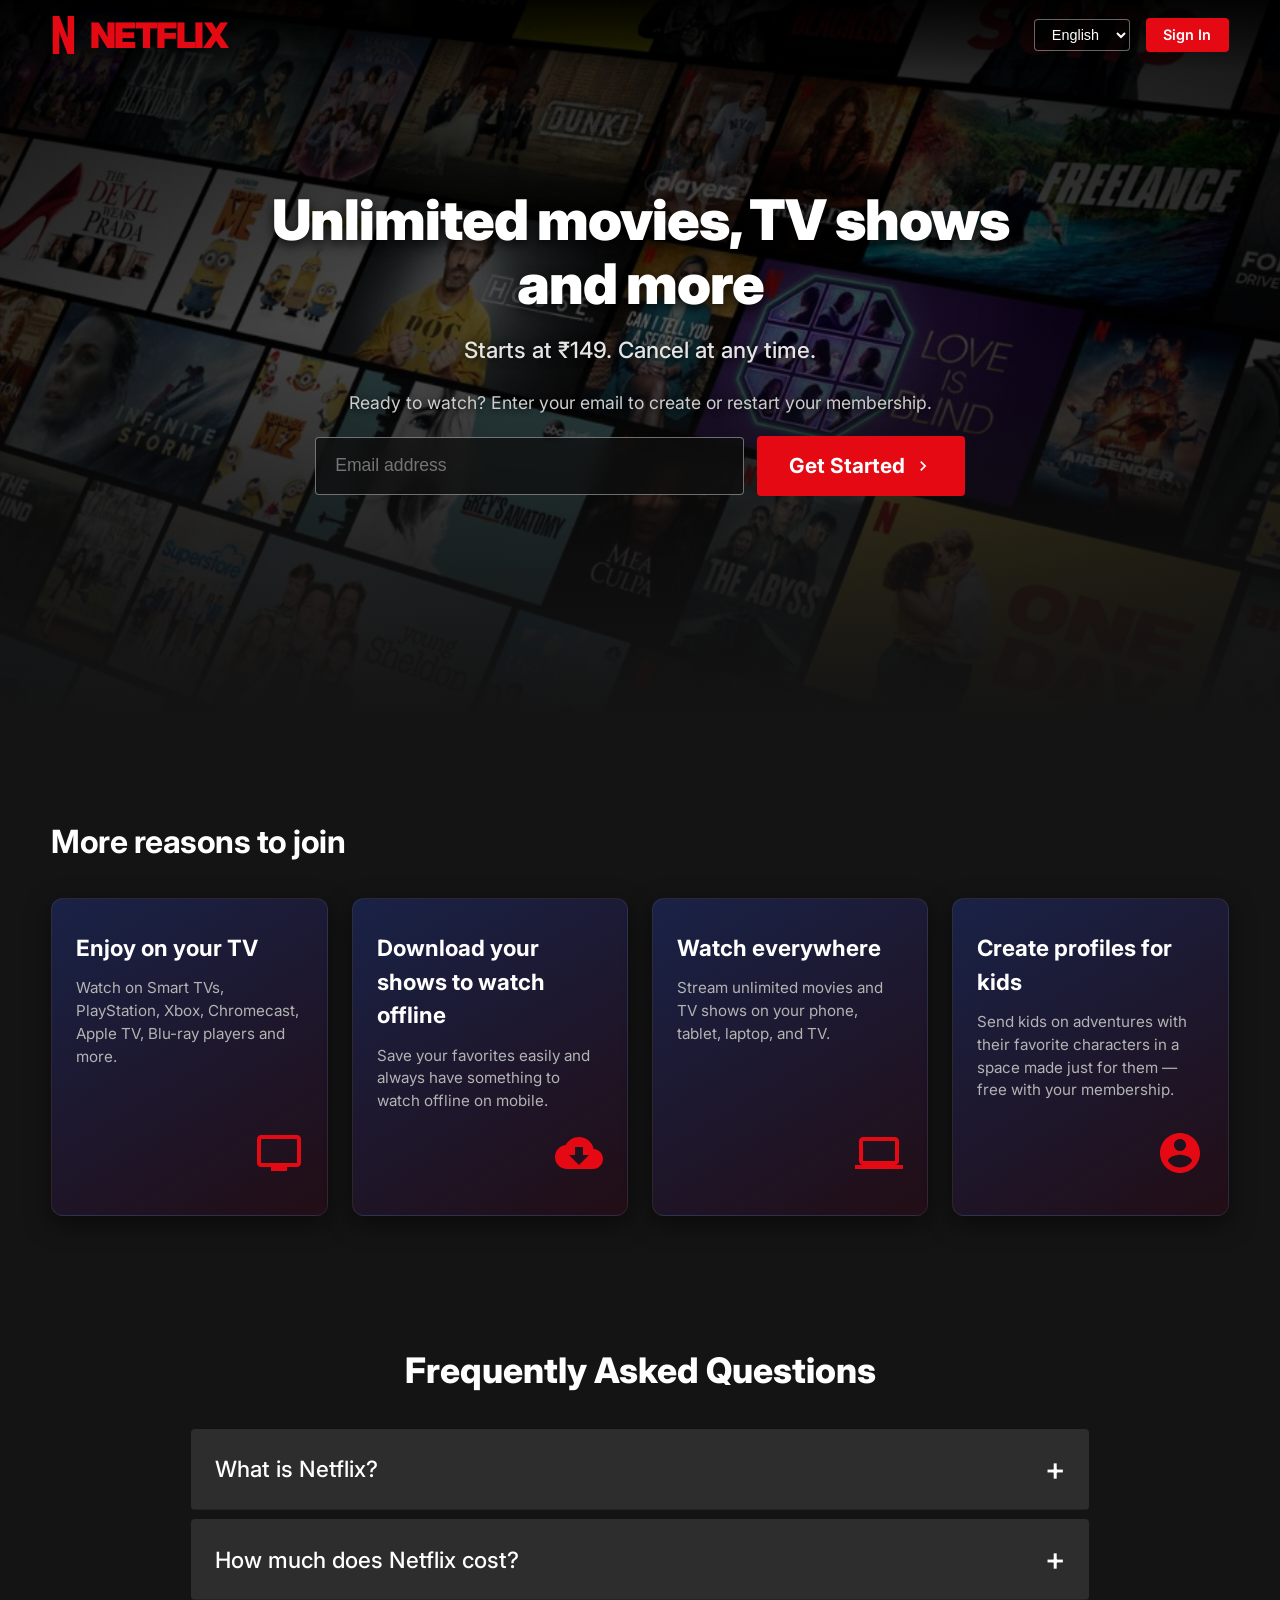
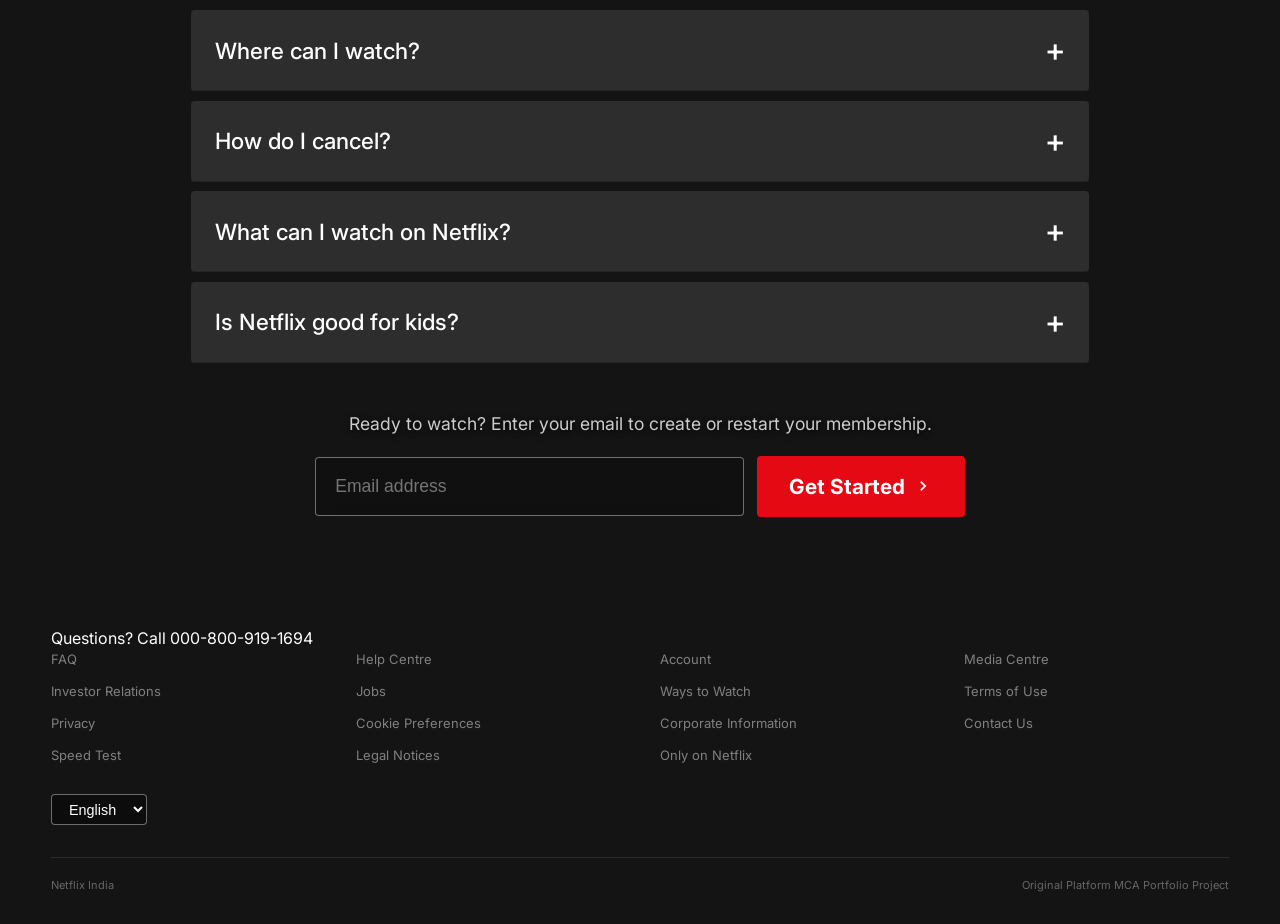
<file: index.html>
<!DOCTYPE html>
<html lang="en">
<head>
  <meta charset="UTF-8">
  <meta name="viewport" content="width=device-width, initial-scale=1.0">
  <meta name="description" content="Netflix India - Watch TV Shows Online, Watch Movies Online. Unlimited movies, TV shows and more.">
  <title>Netflix India – Watch TV Shows Online, Watch Movies Online</title>

  <!-- Google Fonts -->
  <link rel="preconnect" href="https://fonts.googleapis.com">
  <link rel="preconnect" href="https://fonts.gstatic.com" crossorigin>
  <link href="https://fonts.googleapis.com/css2?family=Inter:wght@300;400;500;600;700;800;900&display=swap" rel="stylesheet">

  <!-- CSS Stylesheets -->
  <link rel="stylesheet" href="css/style.css">
  <link rel="stylesheet" href="css/navbar.css">
  <link rel="stylesheet" href="css/hero.css">
  <link rel="stylesheet" href="css/cards.css">
  <link rel="stylesheet" href="css/modal.css">
  <link rel="stylesheet" href="css/auth.css">
  <link rel="stylesheet" href="css/responsive.css">

  <style>
    /* =========================================================
       NETFLIX LOGO
       ========================================================= */
    .netflix-landing-logo {
      display: flex;
      align-items: center;
      gap: 0.4rem;
      font-size: 2.2rem;
      font-weight: 900;
      color: #E50914;
      letter-spacing: -1.5px;
      text-transform: uppercase;
    }

    .netflix-n-symbol {
      fill: #E50914;
      width: 32px;
      height: 38px;
    }

    /* =========================================================
       LANGUAGE SELECT
       ========================================================= */
    .lang-select-btn {
      background: rgba(0, 0, 0, 0.4);
      border: 1px solid rgba(255, 255, 255, 0.4);
      color: #fff;
      padding: 0.35rem 0.8rem;
      border-radius: 4px;
      font-size: 0.9rem;
      outline: none;
    }

    .lang-select-btn option {
      background: #141414;
      color: #fff;
    }

    /* =========================================================
       FULL WIDTH LAYOUT
       Removes large empty space on left and right.
       ========================================================= */
    html,
    body {
      width: 100%;
      max-width: 100%;
      margin: 0;
      padding: 0;
      overflow-x: hidden;
    }

    main {
      width: 100%;
      max-width: none;
      margin: 0;
      padding: 0;
    }

    /* =========================================================
       FULL WIDTH MAIN CONTAINERS
       ========================================================= */
    .container,
    .reasons-section.container {
      width: 100% !important;
      max-width: none !important;
      margin-left: 0 !important;
      margin-right: 0 !important;
      box-sizing: border-box;
      padding-left: 4vw !important;
      padding-right: 4vw !important;
    }

    /* =========================================================
       TOP 10 SECTION
       ========================================================= */
    #top10-row {
      width: 100% !important;
      max-width: none !important;
      margin-left: 0 !important;
      margin-right: 0 !important;
      box-sizing: border-box;
    }

    /* =========================================================
       TOP 10 RANKING NUMBER
       Fill = Deep Red
       Outline = Kept Gray / Existing Outline
       ========================================================= */
    #top10-row .top10-number,
    #top10-row .top10-rank,
    #top10-row .rank-number,
    #top10-row .ranking-number,
    #top10-row .rank {
      color: #8B0000 !important;
      -webkit-text-fill-color: #8B0000 !important;
      -webkit-text-stroke-color: #555555 !important;
    }

    /* =========================================================
       EXTRA SAFETY FOR COMMON TEXT-BASED RANK CLASSES
       ========================================================= */
    #top10-row [class*="rank-number"],
    #top10-row [class*="top10-number"],
    #top10-row [class*="ranking-number"] {
      color: #8B0000 !important;
      -webkit-text-fill-color: #8B0000 !important;
    }

    /* =========================================================
       REASONS TO JOIN
       ========================================================= */
    .reasons-grid {
      width: 100% !important;
      max-width: none !important;
      box-sizing: border-box;
    }

    /* =========================================================
       FOOTER
       ========================================================= */
    footer {
      width: 100% !important;
      max-width: none !important;
      margin-left: 0 !important;
      margin-right: 0 !important;
      box-sizing: border-box;
    }

    .footer-content {
      width: 100% !important;
      max-width: none !important;
      margin-left: 0 !important;
      margin-right: 0 !important;
      padding-left: 4vw !important;
      padding-right: 4vw !important;
      box-sizing: border-box;
    }

    /* =========================================================
       RESPONSIVE
       ========================================================= */
    @media (max-width: 768px) {
      .container,
      .reasons-section.container,
      .footer-content {
        padding-left: 20px !important;
        padding-right: 20px !important;
      }
    }
  </style>
</head>

<body>

  <!-- =======================================================
       NETFLIX LANDING HEADER
       ======================================================= -->
  <header class="navbar" style="background: linear-gradient(180deg, rgba(0,0,0,0.8) 0%, rgba(0,0,0,0) 100%);">
    <div class="nav-left">
      <a href="index.html" class="netflix-landing-logo">
        <svg class="netflix-n-symbol" viewBox="0 0 24 32">
          <path d="M0 0h5.5l7 18.5V0h5.5v32h-5.5L5.5 13.5V32H0V0z" fill="#E50914" />
        </svg>
        NETFLIX
      </a>
    </div>

    <div class="nav-right" style="gap: 1rem;">
      <select class="lang-select-btn" aria-label="Language selector">
        <option value="en">English</option>
        <option value="hi">हिन्दी</option>
      </select>

      <a href="login.html" class="btn btn-red" style="padding: 0.4rem 1.1rem; font-size: 0.9rem;">
        Sign In
      </a>
    </div>
  </header>

  <!-- =======================================================
       MAIN CONTENT
       ======================================================= -->
  <main>

    <!-- HERO SECTION -->
    <section class="landing-hero">
      <div class="landing-hero-content">
        <h1 class="landing-title">
          Unlimited movies, TV shows and more
        </h1>

        <p class="landing-subtitle">
          Starts at ₹149. Cancel at any time.
        </p>

        <p class="landing-cta-text">
          Ready to watch? Enter your email to create or restart your membership.
        </p>

        <form class="email-form-container" onsubmit="event.preventDefault(); window.location.href='browse.html';">
          <input type="email" class="email-input" placeholder="Email address" required>
          <button type="submit" class="btn btn-get-started">
            Get Started
            <svg width="24" height="24" viewBox="0 0 24 24" fill="currentColor">
              <path d="M10 6L8.59 7.41 13.17 12l-4.58 4.59L10 18l6-6z" />
            </svg>
          </button>
        </form>
      </div>
    </section>

    <!-- TOP 10 TRENDING SECTION -->
    <section class="container" style="padding-top:2rem;">
      <div id="top10-row"></div>
    </section>

    <!-- REASONS TO JOIN -->
    <section class="reasons-section container">
      <h2 class="page-title" style="font-size: 2rem;">
        More reasons to join
      </h2>

      <div class="reasons-grid">
        <!-- CARD 1 -->
        <div class="reason-card">
          <div>
            <h3 class="reason-title">Enjoy on your TV</h3>
            <p class="reason-desc">
              Watch on Smart TVs, PlayStation, Xbox, Chromecast, Apple TV, Blu-ray players and more.
            </p>
          </div>
          <div class="reason-icon">
            <svg viewBox="0 0 24 24">
              <path d="M21 3H3c-1.1 0-2 .9-2 2v12c0 1.1.9 2 2 2h5v2h8v-2h5c1.1 0 1.99-.9 1.99-2L23 5c0-1.1-.9-2-2-2zm0 14H3V5h18v12z" />
            </svg>
          </div>
        </div>

        <!-- CARD 2 -->
        <div class="reason-card">
          <div>
            <h3 class="reason-title">Download your shows to watch offline</h3>
            <p class="reason-desc">
              Save your favorites easily and always have something to watch offline on mobile.
            </p>
          </div>
          <div class="reason-icon">
            <svg viewBox="0 0 24 24">
              <path d="M19.35 10.04C18.67 6.59 15.64 4 12 4 9.11 4 6.6 5.64 5.35 8.04 2.34 8.36 0 10.91 0 14 c0 3.31 2.69 6 6 6h13 c2.76 0 5-2.24 5-5 0-2.64-2.05-4.78-4.65-4.96z M17 13l-5 5-5-5h3V9h4v4h3z" />
            </svg>
          </div>
        </div>

        <!-- CARD 3 -->
        <div class="reason-card">
          <div>
            <h3 class="reason-title">Watch everywhere</h3>
            <p class="reason-desc">
              Stream unlimited movies and TV shows on your phone, tablet, laptop, and TV.
            </p>
          </div>
          <div class="reason-icon">
            <svg viewBox="0 0 24 24">
              <path d="M4 6h16v10H4z M20 18c1.1 0 2-.9 2-2V6 c0-1.1-.9-2-2-2H4 c-1.1 0-2 .9-2 2v10 c0 1.1.9 2 2 2H0v2h24v-2h-4z" />
            </svg>
          </div>
        </div>

        <!-- CARD 4 -->
        <div class="reason-card">
          <div>
            <h3 class="reason-title">Create profiles for kids</h3>
            <p class="reason-desc">
              Send kids on adventures with their favorite characters in a space made just for them — free with your membership.
            </p>
          </div>
          <div class="reason-icon">
            <svg viewBox="0 0 24 24">
              <path d="M12 2C6.48 2 2 6.48 2 12 s4.48 10 10 10 10-4.48 10-10 S17.52 2 12 2zm0 3c1.66 0 3 1.34 3 3s-1.34 3-3 3-3-1.34-3-3 1.34-3 3-3zm0 14.2 c-2.5 0-4.71-1.28-6-3.22 .03-1.99 4-3.08 6-3.08 1.99 0 5.97 1.09 6 3.08 -1.29 1.94-3.5 3.22-6 3.22z" />
            </svg>
          </div>
        </div>
      </div>
    </section>

    <!-- FAQ SECTION -->
    <section class="faq-section">
      <h2 class="faq-title">Frequently Asked Questions</h2>

      <div class="faq-list">
        <!-- FAQ 1 -->
        <div class="faq-item">
          <button class="faq-question">
            <span>What is Netflix?</span>
            <span class="faq-toggle-icon">+</span>
          </button>
          <div class="faq-answer">
            Netflix is a streaming service that offers a wide variety of award-winning TV shows, movies, anime, documentaries and more on thousands of internet-connected devices.
            <br><br>
            You can watch as much as you want, whenever you want, without a single ad – all for one low monthly price. There's always something new to discover, and new TV shows and movies are added every week!
          </div>
        </div>

        <!-- FAQ 2 -->
        <div class="faq-item">
          <button class="faq-question">
            <span>How much does Netflix cost?</span>
            <span class="faq-toggle-icon">+</span>
          </button>
          <div class="faq-answer">
            Watch Netflix on your smartphone, tablet, Smart TV, laptop, or streaming device, all for one fixed monthly fee. Plans range from ₹149 to ₹649 a month. No extra costs, no contracts.
          </div>
        </div>

        <!-- FAQ 3 -->
        <div class="faq-item">
          <button class="faq-question">
            <span>Where can I watch?</span>
            <span class="faq-toggle-icon">+</span>
          </button>
          <div class="faq-answer">
            Watch anywhere, anytime. Sign in with your Netflix account to watch instantly on the web at netflix.com from your personal computer or on any internet-connected device that offers the Netflix app, including smart TVs, smartphones, tablets, streaming media players and game consoles.
          </div>
        </div>

        <!-- FAQ 4 -->
        <div class="faq-item">
          <button class="faq-question">
            <span>How do I cancel?</span>
            <span class="faq-toggle-icon">+</span>
          </button>
          <div class="faq-answer">
            Netflix is flexible. There are no annoying contracts and no commitments. You can easily cancel your account online in two clicks. There are no cancellation fees – start or stop your account anytime.
          </div>
        </div>

        <!-- FAQ 5 -->
        <div class="faq-item">
          <button class="faq-question">
            <span>What can I watch on Netflix?</span>
            <span class="faq-toggle-icon">+</span>
          </button>
          <div class="faq-answer">
            Netflix has an extensive library of feature films, documentaries, TV shows, anime, award-winning Netflix originals, and more. Watch as much as you want, anytime you want.
          </div>
        </div>

        <!-- FAQ 6 -->
        <div class="faq-item">
          <button class="faq-question">
            <span>Is Netflix good for kids?</span>
            <span class="faq-toggle-icon">+</span>
          </button>
          <div class="faq-answer">
            The Netflix Kids experience is included in your membership to give parents control while kids enjoy family-friendly TV shows and films in their own space.
            <br><br>
            Kids profiles come with PIN-protected parental controls that let you restrict the maturity rating of content kids can watch and block specific titles.
          </div>
        </div>
      </div>

      <!-- FAQ CTA FORM -->
      <div style="margin-top: 3rem; text-align: center;">
        <p class="landing-cta-text" style="margin-bottom:1.2rem;">
          Ready to watch? Enter your email to create or restart your membership.
        </p>

        <form class="email-form-container" onsubmit="event.preventDefault(); window.location.href='browse.html';">
          <input type="email" class="email-input" placeholder="Email address" required>
          <button type="submit" class="btn btn-get-started">
            Get Started
            <svg width="24" height="24" viewBox="0 0 24 24" fill="currentColor">
              <path d="M10 6L8.59 7.41 13.17 12 l-4.58 4.59L10 18l6-6z" />
            </svg>
          </button>
        </form>
      </div>
    </section>

  </main>

  <!-- =======================================================
       MOVIE MODAL
       ======================================================= -->
  <div class="modal-backdrop" id="movie-modal">
    <div class="modal-container">
      <button class="modal-close-btn" aria-label="Close modal">
        <svg viewBox="0 0 24 24" width="20" height="20" fill="currentColor">
          <path d="M19 6.41L17.59 5 12 10.59 6.41 5 5 6.41 10.59 12 5 17.59 6.41 19 12 13.41 17.59 19 19 17.59 13.41 12z" />
        </svg>
      </button>

      <div class="modal-hero">
        <button class="modal-mute-btn" aria-label="Mute trailer">
          <svg viewBox="0 0 24 24"><path d="M3 9v6h4l5 5V4L7 9H3zm13.5 3c0-1.77-1.02-3.29-2.5-4.03v8.05c1.48-.74 2.5-2.26 2.5-4.02zm2.5-9.5v2.06c2.89 1.22 5 4.07 5 7.44s-2.11 6.22-5 7.44V21c4.01-1.38 7-5.19 7-9.5S22.01 6.38 19 5z"/></svg>
        </button>
        <div class="modal-hero-overlay">
          <div class="modal-hero-content">
            <h2 class="modal-title">Title</h2>
            <div class="modal-actions">
              <button class="btn btn-primary modal-play-btn">
                <svg viewBox="0 0 24 24">
                  <path d="M8 5v14l11-7z" />
                </svg>
                Play
              </button>
              <button class="btn btn-secondary modal-list-btn">
                ＋ Add to My List
              </button>
            </div>
          </div>
        </div>
      </div>

      <div class="modal-body">
        <div>
          <div class="modal-meta-strip"></div>
          <p class="modal-synopsis"></p>
        </div>
        <div class="modal-meta-grid">
          <div class="modal-meta-row">
            <span class="modal-meta-label">Cast:</span>
            <span class="modal-meta-value modal-cast"></span>
          </div>
          <div class="modal-meta-row">
            <span class="modal-meta-label">Genres:</span>
            <span class="modal-meta-value modal-genre"></span>
          </div>
          <div class="modal-meta-row">
            <span class="modal-meta-label">Rating:</span>
            <span class="modal-meta-value modal-rating"></span>
          </div>
        </div>
      </div>
    </div>
  </div>

  <!-- =======================================================
       FOOTER
       ======================================================= -->
  <footer>
    <div class="footer-content">
      <p class="footer-phone">
        Questions? Call <a href="tel:0008009191694">000-800-919-1694</a>
      </p>

      <div class="footer-links">
        <a href="#">FAQ</a>
        <a href="#">Help Centre</a>
        <a href="#">Account</a>
        <a href="#">Media Centre</a>
        <a href="#">Investor Relations</a>
        <a href="#">Jobs</a>
        <a href="#">Ways to Watch</a>
        <a href="#">Terms of Use</a>
        <a href="#">Privacy</a>
        <a href="#">Cookie Preferences</a>
        <a href="#">Corporate Information</a>
        <a href="#">Contact Us</a>
        <a href="#">Speed Test</a>
        <a href="#">Legal Notices</a>
        <a href="#">Only on Netflix</a>
      </div>

      <div style="margin-bottom: 2rem;">
        <select class="lang-select-btn" aria-label="Language selector">
          <option value="en">English</option>
          <option value="hi">हिन्दी</option>
        </select>
      </div>

      <div class="footer-copyright">
        <span>Netflix India</span>
        <span>Original Platform MCA Portfolio Project</span>
      </div>
    </div>
  </footer>

  <!-- =======================================================
       JAVASCRIPT FILES
       ======================================================= -->
  <script src="js/data.js"></script>
  <script src="js/auth.js"></script>
  <script src="js/mylist.js"></script>
  <script src="js/player.js"></script>
  <script src="js/movies.js"></script>
  <script src="js/app.js"></script>

  <!-- =======================================================
       TOP 10 RENDERING
       ======================================================= -->
  <script src="js/auth.js"></script>

<script>
document.addEventListener('DOMContentLoaded', function () {

    const getStartedBtn =
        document.getElementById('get-started-btn');

    const emailInput =
        document.getElementById('get-started-email');

    if (!getStartedBtn || !emailInput) {
        console.error(
            'Get Started elements were not found.'
        );
        return;
    }

    getStartedBtn.addEventListener('click', function (event) {

        event.preventDefault();

        const email =
            emailInput.value.trim();

        if (!email) {

            alert(
                'Please enter your email address.'
            );

            emailInput.focus();

            return;
        }

        // Basic email validation
        const emailPattern =
            /^[^\s@]+@[^\s@]+\.[^\s@]+$/;

        if (!emailPattern.test(email)) {

            alert(
                'Please enter a valid email address.'
            );

            emailInput.focus();

            return;
        }

        // Check whether this email actually registered
        const result =
            checkRegisteredEmail(email);

        if (!result.success) {

            alert(result.message);

            // Send them to signup
            const goSignup =
                confirm(
                    'No account exists with this email.\n\n' +
                    'Would you like to sign up now?'
                );

            if (goSignup) {
                window.location.href =
                    'signup.html';
            }

            return;
        }

        // Registered user → browse
        window.location.href =
            'browse.html';
    });
    });
</script>
</body>
</html>
</file>
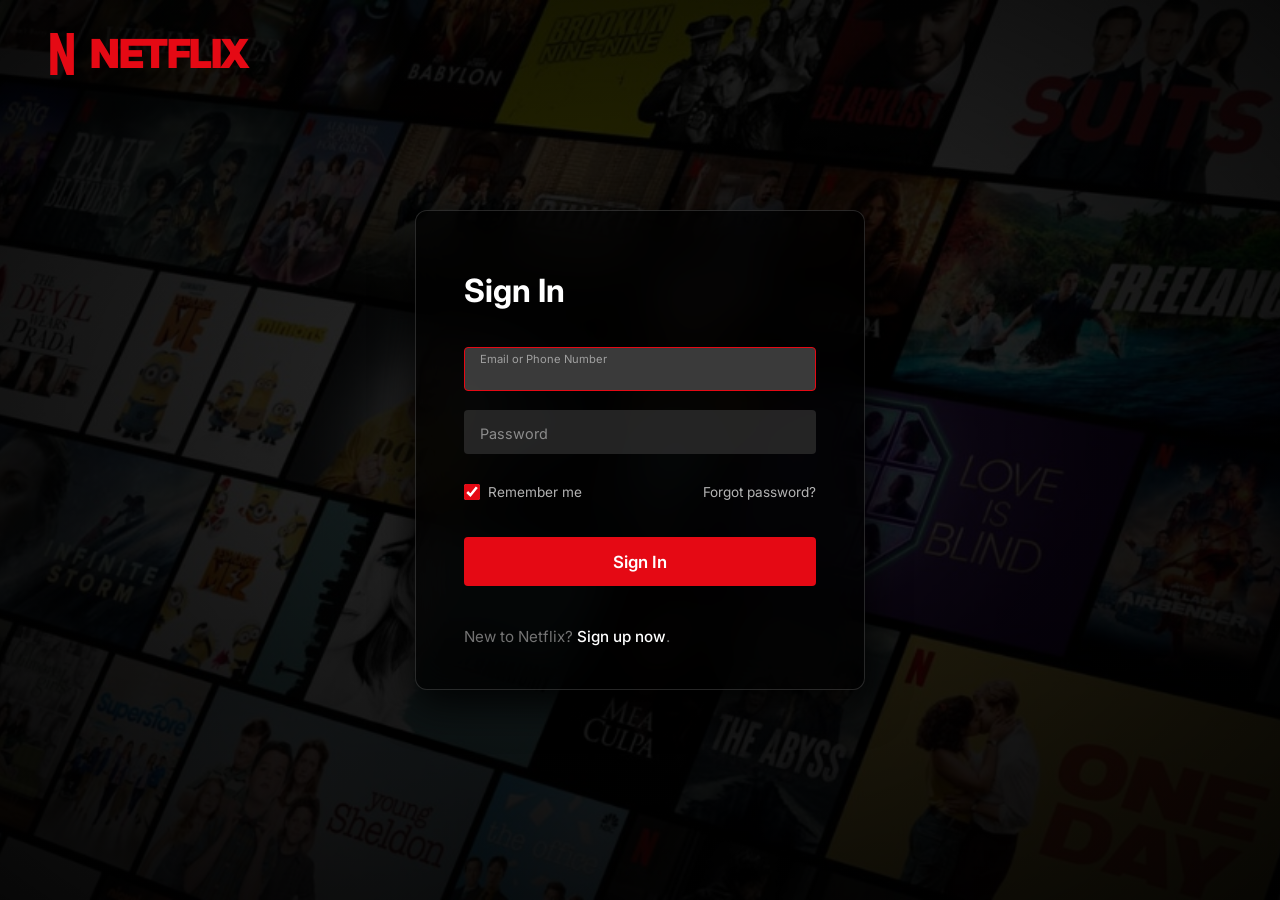
<file: browse.html>
<!DOCTYPE html>
<html lang="en">

<head>
  <meta charset="UTF-8">

  <meta name="viewport" content="width=device-width, initial-scale=1.0">

  <meta name="description"
        content="Netflix Dashboard - Watch Movies and TV Shows Online.">

  <title>Home - Netflix</title>

  <!-- =========================================================
       GOOGLE FONTS
       ========================================================= -->

  <link rel="preconnect"
        href="https://fonts.googleapis.com">

  <link rel="preconnect"
        href="https://fonts.gstatic.com"
        crossorigin>

  <link href="https://fonts.googleapis.com/css2?family=Inter:wght@300;400;500;600;700;800;900&display=swap"
        rel="stylesheet">


  <!-- =========================================================
       CSS
       ========================================================= -->

  <link rel="stylesheet" href="css/style.css">
  <link rel="stylesheet" href="css/navbar.css">
  <link rel="stylesheet" href="css/hero.css">
  <link rel="stylesheet" href="css/cards.css">
  <link rel="stylesheet" href="css/modal.css">
  <link rel="stylesheet" href="css/auth.css">
  <link rel="stylesheet" href="css/responsive.css">


  <!-- =========================================================
       CUSTOM STYLES
       ========================================================= -->

  <style>

    .netflix-brand-logo {
      display: flex;
      align-items: center;
      gap: 0.4rem;
      font-size: 1.8rem;
      font-weight: 900;
      color: #E50914;
      letter-spacing: -1.5px;
      text-transform: uppercase;
      text-decoration: none;
    }

    .netflix-n-symbol {
      fill: #E50914;
      width: 26px;
      height: 30px;
    }


    /* =========================================================
       FULL WIDTH FOOTER
       ========================================================= */

    footer {
      width: 100%;
      min-height: 260px;
      background: #141414;
      margin: 0;
      padding: 45px 0 30px;
      box-sizing: border-box;
    }

    .footer-content {
      width: 100%;
      max-width: none;
      margin: 0;
      padding: 0 4%;
      box-sizing: border-box;
    }

    .social-links {
      width: 100%;
      display: flex;
      align-items: center;
      gap: 18px;
      margin-bottom: 25px;
    }

    .social-links a {
      display: flex;
      align-items: center;
      justify-content: center;
      width: 22px;
      height: 22px;
    }

    .social-icon {
      width: 20px;
      height: 20px;
      fill: #b3b3b3;
      transition: fill 0.2s ease;
    }

    .social-links a:hover .social-icon {
      fill: #ffffff;
    }

    .footer-links {
      width: 100%;
      display: grid;
      grid-template-columns: repeat(4, 1fr);
      gap: 14px 40px;
      margin-bottom: 30px;
    }

    .footer-links a {
      color: #808080;
      font-size: 13px;
      line-height: 1.4;
      text-decoration: none;
    }

    .footer-links a:hover {
      color: #b3b3b3;
      text-decoration: underline;
    }

    .footer-copyright {
      width: 100%;
      display: flex;
      justify-content: space-between;
      align-items: center;
      gap: 20px;
      padding-top: 20px;
      border-top: 1px solid #2a2a2a;
      color: #666;
      font-size: 11px;
      line-height: 1.4;
    }

    .footer-brand {
      color: #808080;
    }


    /* =========================================================
       MOBILE FOOTER
       ========================================================= */

    @media (max-width: 768px) {

      footer {
        padding: 35px 0 25px;
      }

      .footer-content {
        padding: 0 5%;
      }

      .footer-links {
        grid-template-columns: repeat(2, 1fr);
        gap: 14px 25px;
      }

      .footer-copyright {
        flex-direction: column;
        align-items: flex-start;
        gap: 8px;
      }

    }


    @media (max-width: 480px) {

      .footer-links {
        grid-template-columns: 1fr;
      }

    }

  </style>

</head>


<body>


  <!-- =========================================================
       NAVIGATION BAR
       ========================================================= -->

  <header class="navbar">

    <div class="nav-left">

      <a href="browse.html"
         class="netflix-brand-logo">

        <svg class="netflix-n-symbol"
             viewBox="0 0 24 32">

          <path d="M0 0h5.5l7 18.5V0h5.5v32h-5.5L5.5 13.5V32H0V0z"
                fill="#E50914"/>

        </svg>

        NETFLIX

      </a>


      <ul class="nav-links">

        <li>
          <a href="browse.html"
             class="nav-link active">
            Home
          </a>
        </li>

        <li>
          <a href="movies.html"
             class="nav-link">
            Movies
          </a>
        </li>

        <li>
          <a href="tv-shows.html"
             class="nav-link">
            TV Shows
          </a>
        </li>

        <li>
          <a href="search.html"
             class="nav-link">
            Search
          </a>
        </li>

        <li>
          <a href="my-list.html"
             class="nav-link">
            My List
          </a>
        </li>

      </ul>

    </div>


    <!-- =======================================================
         RIGHT NAVIGATION
         ======================================================= -->

    <div class="nav-right">


      <!-- Search -->

      <div class="nav-search-box">

        <button class="nav-search-btn"
                onclick="window.location.href='search.html'"
                aria-label="Search">

          <svg width="18"
               height="18"
               viewBox="0 0 24 24"
               fill="currentColor">

            <path d="M15.5 14h-.79l-.28-.27C15.41 12.59 16 11.11 16 9.5
                     16 5.91 13.09 3 9.5 3S3 5.91 3 9.5
                     5.91 16 9.5 16c1.61 0 3.09-.59 4.23-1.57
                     l.27.28v.79l5 4.99L20.49 19l-4.99-5zm-6 0
                     C7.01 14 5 11.99 5 9.5S7.01 5 9.5 5
                     14 7.01 14 9.5 11.99 14 9.5 14z"/>

          </svg>

        </button>

        <input type="text"
               class="nav-search-input"
               placeholder="Titles, genres..."
               aria-label="Search input">

      </div>


      <!-- =====================================================
           NOTIFICATIONS
           ===================================================== -->

      <div class="notification-container">

        <div class="notification-trigger"
             aria-label="Notifications">

          <svg width="22"
               height="22"
               viewBox="0 0 24 24"
               fill="currentColor">

            <path d="M12 22c1.1 0 2-.9 2-2h-4
                     c0 1.1.89 2 2 2zm6-6v-5
                     c0-3.07-1.64-5.64-4.5-6.32V4
                     c0-.83-.67-1.5-1.5-1.5S10.5 3.17
                     10.5 4v.68C7.63 5.36 6 7.92
                     6 11v5l-2 2v1h16v-1l-2-2z"/>

          </svg>

          <span class="notification-badge">
            3
          </span>

        </div>


        <div class="notification-drawer">

          <div class="notification-header">

            <h3>
              Notifications
            </h3>

            <span class="mark-read-btn">
              Mark all read
            </span>

          </div>

          <div class="notification-list"></div>

        </div>

      </div>


      <!-- =====================================================
           PROFILE
           ===================================================== -->

      <div class="profile-menu-container">

        <div class="profile-trigger">

          <img class="profile-avatar"
               id="current-user-avatar"
               src="assets/images/logo.jpg"
               alt="User Profile"
               data-fallback="https://images.unsplash.com/photo-1535713875002-d1d0cf377fde?w=100&auto=format&fit=crop&q=80">

          <svg class="dropdown-arrow"
               viewBox="0 0 24 24">

            <path d="M7 10l5 5 5-5z"/>

          </svg>

        </div>


        <div class="profile-dropdown">

          <div class="dropdown-profiles"
               id="dropdown-profiles-container">

            <!-- Filled by JavaScript -->

          </div>


          <a href="plan.html"
             class="dropdown-item">

            Membership Plan

          </a>


          <a href="login.html"
             class="dropdown-item">

            Account Settings

          </a>


          <a href="#"
             class="dropdown-item"
             onclick="showToast('Help Center available 24/7')">

            Help Center

          </a>


          <div class="dropdown-item"
               onclick="logoutUser()">

            Sign Out of Netflix

          </div>

        </div>

      </div>


      <!-- Mobile menu -->

      <div class="mobile-nav-toggle"
           aria-label="Toggle navigation">

        <span></span>
        <span></span>
        <span></span>

      </div>

    </div>

  </header>


  <!-- =========================================================
       MAIN CONTENT
       ========================================================= -->

  <main>


    <!-- =======================================================
         HERO
         ======================================================= -->

    <section class="hero"
             style="background-image: url('assets/images/bgmain.jpeg');">

      <div class="hero-overlay"></div>


      <div class="hero-container">

        <div class="hero-badge-container">

          <span class="hero-type-badge">
            NETFLIX ORIGINAL
          </span>

          <span class="hero-meta-badge">
            #1 IN MOVIES TODAY
          </span>

        </div>


        <h1 class="hero-title">
          THE LAST HORIZON
        </h1>


        <div class="hero-meta">

          <span class="hero-rating">
            99% Match
          </span>

          <span>
            2026
          </span>

          <span class="hero-maturity">
            13+
          </span>

          <span>
            2h 49m
          </span>

          <span class="badge-red">
            Sci-Fi
          </span>

        </div>


        <p class="hero-description">

          A mysterious signal from beyond the galaxy changes the future
          of humanity. A courageous team of explorers embarks on a
          high-stakes voyage through a wormhole to save Earth.

        </p>


        <div class="hero-actions">


          <button class="btn btn-primary hero-btn"
                  onclick="window.location.href='details.html?id=interstellar&autoplay=true'">

            <svg viewBox="0 0 24 24">

              <path d="M8 5v14l11-7z"/>

            </svg>

            Play

          </button>


          <button class="btn btn-secondary hero-btn"
                  onclick="openMovieDetails('interstellar')">

            <svg viewBox="0 0 24 24">

              <path d="M12 2C6.48 2 2 6.48 2 12s4.48 10
                       10 10 10-4.48 10-10S17.52 2
                       12 2zm1 15h-2v-6h2v6zm0-8h-2V7h2v2z"/>

            </svg>

            More Info

          </button>


          <button class="btn btn-secondary hero-btn"
                  onclick="toggleMyList('interstellar')">

            <svg viewBox="0 0 24 24">

              <path d="M19 13h-6v6h-2v-6H5v-2h6V5h2v6h6v2z"/>

            </svg>

            My List

          </button>

        </div>

      </div>

    </section>


    <!-- =======================================================
         MOVIE ROWS
         ======================================================= -->

    <div id="continue-watching-row"></div>

    <div id="trending-row"></div>

    <div id="top10-dashboard-row"></div>

    <div id="popular-movies-row"></div>

    <div id="popular-tv-row"></div>

    <div id="new-releases-row"></div>

    <div id="action-row"></div>

    <div id="scifi-row"></div>

    <div id="thriller-row"></div>

    <div id="horror-row"></div>

    <div id="animation-row"></div>

  </main>


  <!-- =========================================================
       MOVIE MODAL
       ========================================================= -->

  <div class="modal-backdrop"
       id="movie-modal">


    <div class="modal-container">


      <button class="modal-close-btn"
              aria-label="Close modal">

        <svg viewBox="0 0 24 24"
             width="20"
             height="20"
             fill="currentColor">

          <path d="M19 6.41L17.59 5
                   12 10.59 6.41 5
                   5 6.41 10.59 12
                   5 17.59 6.41 19
                   12 13.41 17.59 19
                   19 17.59 13.41 12z"/>

        </svg>

      </button>


      <div class="modal-hero">


        <button class="modal-mute-btn"
                aria-label="Mute trailer">

          <svg viewBox="0 0 24 24">

            <path d="M3 9v6h4l5 5V4L7 9H3zm13.5 3
                     c0-1.77-1.02-3.29-2.5-4.03v8.05
                     c1.48-.74 2.5-2.26 2.5-4.02zm2.5-9.5
                     v2.06c2.89 1.22 5 4.07 5 7.44s-2.11
                     6.22-5 7.44V21c4.01-1.38 7-5.19
                     7-9.5S22.01 6.38 19 5z"/>

          </svg>

        </button>


        <div class="modal-hero-overlay">

          <div class="modal-hero-content">

            <h2 class="modal-title">
              Title
            </h2>


            <div class="modal-actions">

              <button class="btn btn-primary modal-play-btn">

                <svg viewBox="0 0 24 24">

                  <path d="M8 5v14l11-7z"/>

                </svg>

                Play

              </button>


              <button class="btn btn-secondary modal-list-btn">

                ＋ Add to My List

              </button>

            </div>

          </div>

        </div>

      </div>


      <div class="modal-body">

        <div>

          <div class="modal-meta-strip"></div>

          <p class="modal-synopsis"></p>

        </div>


        <div class="modal-meta-grid">


          <div class="modal-meta-row">

            <span class="modal-meta-label">
              Cast:
            </span>

            <span class="modal-meta-value modal-cast"></span>

          </div>


          <div class="modal-meta-row">

            <span class="modal-meta-label">
              Genres:
            </span>

            <span class="modal-meta-value modal-genre"></span>

          </div>


          <div class="modal-meta-row">

            <span class="modal-meta-label">
              Rating:
            </span>

            <span class="modal-meta-value modal-rating"></span>

          </div>


          <div class="modal-meta-row">

            <span class="modal-meta-label">
              Year:
            </span>

            <span class="modal-meta-value modal-year"></span>

          </div>


          <div class="modal-meta-row">

            <span class="modal-meta-label">
              Duration:
            </span>

            <span class="modal-meta-value modal-duration"></span>

          </div>


        </div>

      </div>

    </div>

  </div>


  <!-- =========================================================
       FOOTER
       ========================================================= -->

  <footer>

    <div class="footer-content">


      <div class="social-links">

        <a href="#"
           aria-label="YouTube">

          <svg class="social-icon"
               viewBox="0 0 24 24">

            <path d="M23.498 6.186a3.016 3.016 0 0 0-2.122-2.136
                     C19.505 3.545 12 3.545 12 3.545s-7.505 0
                     -9.377.505A3.017 3.017 0 0 0 .502 6.186
                     C0 8.07 0 12 0 12s0 3.93.502 5.814a3.016
                     3.016 0 0 0 2.122 2.136c1.871.505 9.376.505
                     9.376.505s7.505 0 9.377-.505a3.015 3.015
                     0 0 0 2.122-2.136C24 15.93 24 12 24 12s0
                     -3.93-.502-5.814zM9.545 15.568V8.432L15.818
                     12l-6.273 3.568z"/>

          </svg>

        </a>


        <a href="#"
           aria-label="Instagram">

          <svg class="social-icon"
               viewBox="0 0 24 24">

            <path d="M12 2.163c3.204 0 3.584.012 4.85.07
                     3.252.148 4.771 1.691 4.919 4.919
                     .058 1.265.069 1.645.069 4.849
                     0 3.205-.012 3.584-.069 4.849
                     -.149 3.225-1.664 4.771-4.919 4.919
                     -1.266.058-1.644.07-4.85.07-3.204
                     0-3.584-.012-4.849-.07-3.26-.149
                     -4.771-1.699-4.919-4.92-.058-1.265
                     -.07-1.644-.07-4.849 0-3.204.013-3.583
                     .07-4.849.149-3.227 1.664-4.771
                     4.919-4.919 1.266-.057 1.645-.069
                     4.849-.069zm0-2.163c-3.259 0-3.667.014
                     -4.947.072-4.358.2-6.78 2.618-6.98
                     6.98-.059 1.281-.073 1.689-.073
                     4.948 0 3.259.014 3.668.072 4.948
                     .2 4.358 2.618 6.78 6.98 6.98
                     1.281.058 1.689.072 4.948.072
                     3.259 0 3.668-.014 4.948-.072
                     4.354-.2 6.782-2.618 6.979-6.98
                     .059-1.28.073-1.689.073-4.948
                     0-3.259-.014-3.667-.072-4.947
                     -.196-4.354-2.617-6.78-6.979-6.98
                     -1.281-.059-1.69-.073-4.949-.073zm0
                     5.838c-3.403 0-6.162 2.759-6.162 6.162
                     s2.759 6.163 6.162 6.163 6.162-2.759
                     6.162-6.163c0-3.403-2.759-6.162-6.162
                     -6.162zm0 10.162c-2.209 0-4-1.79-4-4
                     0-2.209 1.791-4 4-4s4 1.791 4 4
                     c0 2.21-1.791 4-4 4zm6.406-11.845
                     c-.796 0-1.441.645-1.441 1.44s.645
                     1.44 1.441 1.44c.795 0 1.439-.645
                     1.439-1.44s-.644-1.44-1.439-1.44z"/>

          </svg>

        </a>


        <a href="#"
           aria-label="Facebook">

          <svg class="social-icon"
               viewBox="0 0 24 24">

            <path d="M24 12.073c0-6.627-5.373-12-12-12
                     s-12 5.373-12 12c0 5.99 4.388 10.954
                     10.125 11.854v-8.385H7.078v-3.47
                     h3.047V9.43c0-3.007 1.792-4.669
                     4.533-4.669 1.312 0 2.686.235
                     2.686.235v2.953H15.83c-1.491 0
                     -1.956.925-1.956 1.874v2.25h3.328
                     l-.532 3.47h-2.796v8.385C19.612
                     23.027 24 18.062 24 12.073z"/>

          </svg>

        </a>

      </div>


      <div class="footer-links">

        <a href="#">Audio Description</a>
        <a href="#">Help Center</a>
        <a href="#">Gift Cards</a>
        <a href="#">Media Center</a>

        <a href="#">Investor Relations</a>
        <a href="#">Jobs</a>
        <a href="#">Terms of Use</a>
        <a href="#">Privacy Policy</a>

        <a href="#">Legal Notices</a>
        <a href="#">Cookie Preferences</a>
        <a href="#">Corporate Information</a>
        <a href="#">Contact Us</a>

      </div>


      <div class="footer-copyright">

        <span>

          © 2026
          <span class="footer-brand">
            Netflix
          </span>,
          Inc. All rights reserved.
          MCA College Portfolio Project.

        </span>


        <span>
          Original Platform
        </span>

      </div>

    </div>

  </footer>


  <!-- =========================================================
       JAVASCRIPT
       ========================================================= -->

  <script src="js/data.js"></script>

  <script src="js/auth.js"></script>

  <script src="js/mylist.js"></script>

  <script src="js/player.js"></script>

  <script src="js/movies.js"></script>

  <script src="js/app.js"></script>


  <!-- =========================================================
       BROWSE PAGE LOGIC
       ========================================================= -->

  <script>

    /* =========================================================
       AUTHENTICATION GUARD
       ---------------------------------------------------------
       A user must actually be authenticated before browse.html
       can be viewed.
       ========================================================= */

    function getAuthenticatedUser() {

      try {

        /*
         * First use the authentication function from auth.js
         * if it exists.
         */

        if (typeof getCurrentUser === 'function') {

          const user = getCurrentUser();

          if (user) {
            return user;
          }

        }


        /*
         * Fallback to the authentication localStorage key.
         */

        const storedAuth =
          localStorage.getItem('netflix_current_user');

        if (storedAuth) {

          const user =
            JSON.parse(storedAuth);

          if (user && user.email) {

            return user;

          }

        }

      } catch (error) {

        console.error(
          'Authentication check failed:',
          error
        );

      }

      return null;

    }


    /* =========================================================
       PROTECT BROWSE PAGE
       ========================================================= */

    const authenticatedUser =
      getAuthenticatedUser();


    if (!authenticatedUser) {

      /*
       * Stop the page from behaving as a logged-in page.
       */

      document.documentElement.style.visibility = 'hidden';


      /*
       * Send unauthenticated users to login.
       */

      window.location.replace('login.html');

    }


    /* =========================================================
       PROFILE INITIALIZATION
       ========================================================= */

    function initializeUserProfile() {

      /*
       * Use the REAL authenticated account.
       * No fake Simran fallback.
       */

      const activeUser =
        authenticatedUser;


      if (!activeUser) {
        return;
      }


      /*
       * Keep currentUser synchronized for the rest of the
       * existing project code.
       */

      try {

        localStorage.setItem(
          'currentUser',
          JSON.stringify(activeUser)
        );

      } catch (error) {

        console.error(
          'Unable to synchronize current user:',
          error
        );

      }


      /* =======================================================
         UPDATE PROFILE AVATAR
         ======================================================= */

      const avatar =
        document.getElementById(
          'current-user-avatar'
        );


      if (avatar && activeUser.avatar) {

        avatar.src =
          activeUser.avatar;

      }


      /* =======================================================
         PROFILE DROPDOWN
         ======================================================= */

      const profilesContainer =
        document.getElementById(
          'dropdown-profiles-container'
        );


      if (!profilesContainer) {
        return;
      }


      const safeName =
        activeUser.name ||
        activeUser.email ||
        'User';


      const safeAvatar =
        activeUser.avatar ||
        'assets/images/logo.jpg';


      const safeId =
        activeUser.id ||
        'p1';


      profilesContainer.innerHTML = `

        <div class="dropdown-item"
             onclick="setActiveProfile('${safeId}'); location.reload();">

          <img
            src="${safeAvatar}"
            alt="${safeName}"
            style="
              width:24px;
              height:24px;
              border-radius:3px;
            "
          >

          <span class="profile-name">
            ${safeName}
          </span>

        </div>


        <div class="dropdown-item"
             onclick="setActiveProfile('p2'); location.reload();">

          <img
            src="assets/images/logo2.png"
            alt="Kids"
            style="
              width:24px;
              height:24px;
              border-radius:3px;
            "
          >

          <span>
            Kids
          </span>

        </div>

      `;

    }


    /* =========================================================
       PAGE INITIALIZATION
       ========================================================= */

    document.addEventListener(
      'DOMContentLoaded',
      () => {

        /*
         * If authentication failed, do not render the Netflix
         * dashboard.
         */

        if (!authenticatedUser) {
          return;
        }


        initializeUserProfile();


        /* =====================================================
           CONTENT ROWS
           ===================================================== */

        renderContinueWatchingRow(
          'continue-watching-row'
        );


        renderRow(
          'trending-row',
          'Trending Now',
          'trending'
        );


        renderTop10Row(
          'top10-dashboard-row',
          'Top 10 Movies & TV Shows Today'
        );


        renderRow(
          'popular-movies-row',
          'Popular Movies',
          'popularMovies'
        );


        renderRow(
          'popular-tv-row',
          'Popular TV Shows',
          'popularTV'
        );


        renderRow(
          'new-releases-row',
          'New Releases',
          'newReleases'
        );


        renderRow(
          'action-row',
          'Action & Adventure',
          'action'
        );


        renderRow(
          'scifi-row',
          'Sci-Fi & Fantasy',
          'scifi'
        );


        renderRow(
          'thriller-row',
          'Thrillers & Crime',
          'thriller'
        );


        renderRow(
          'horror-row',
          'Horror',
          'horror'
        );


        renderRow(
          'animation-row',
          'Animation',
          'animation'
        );

      }
    );

  </script>


</body>

</html>
</file>
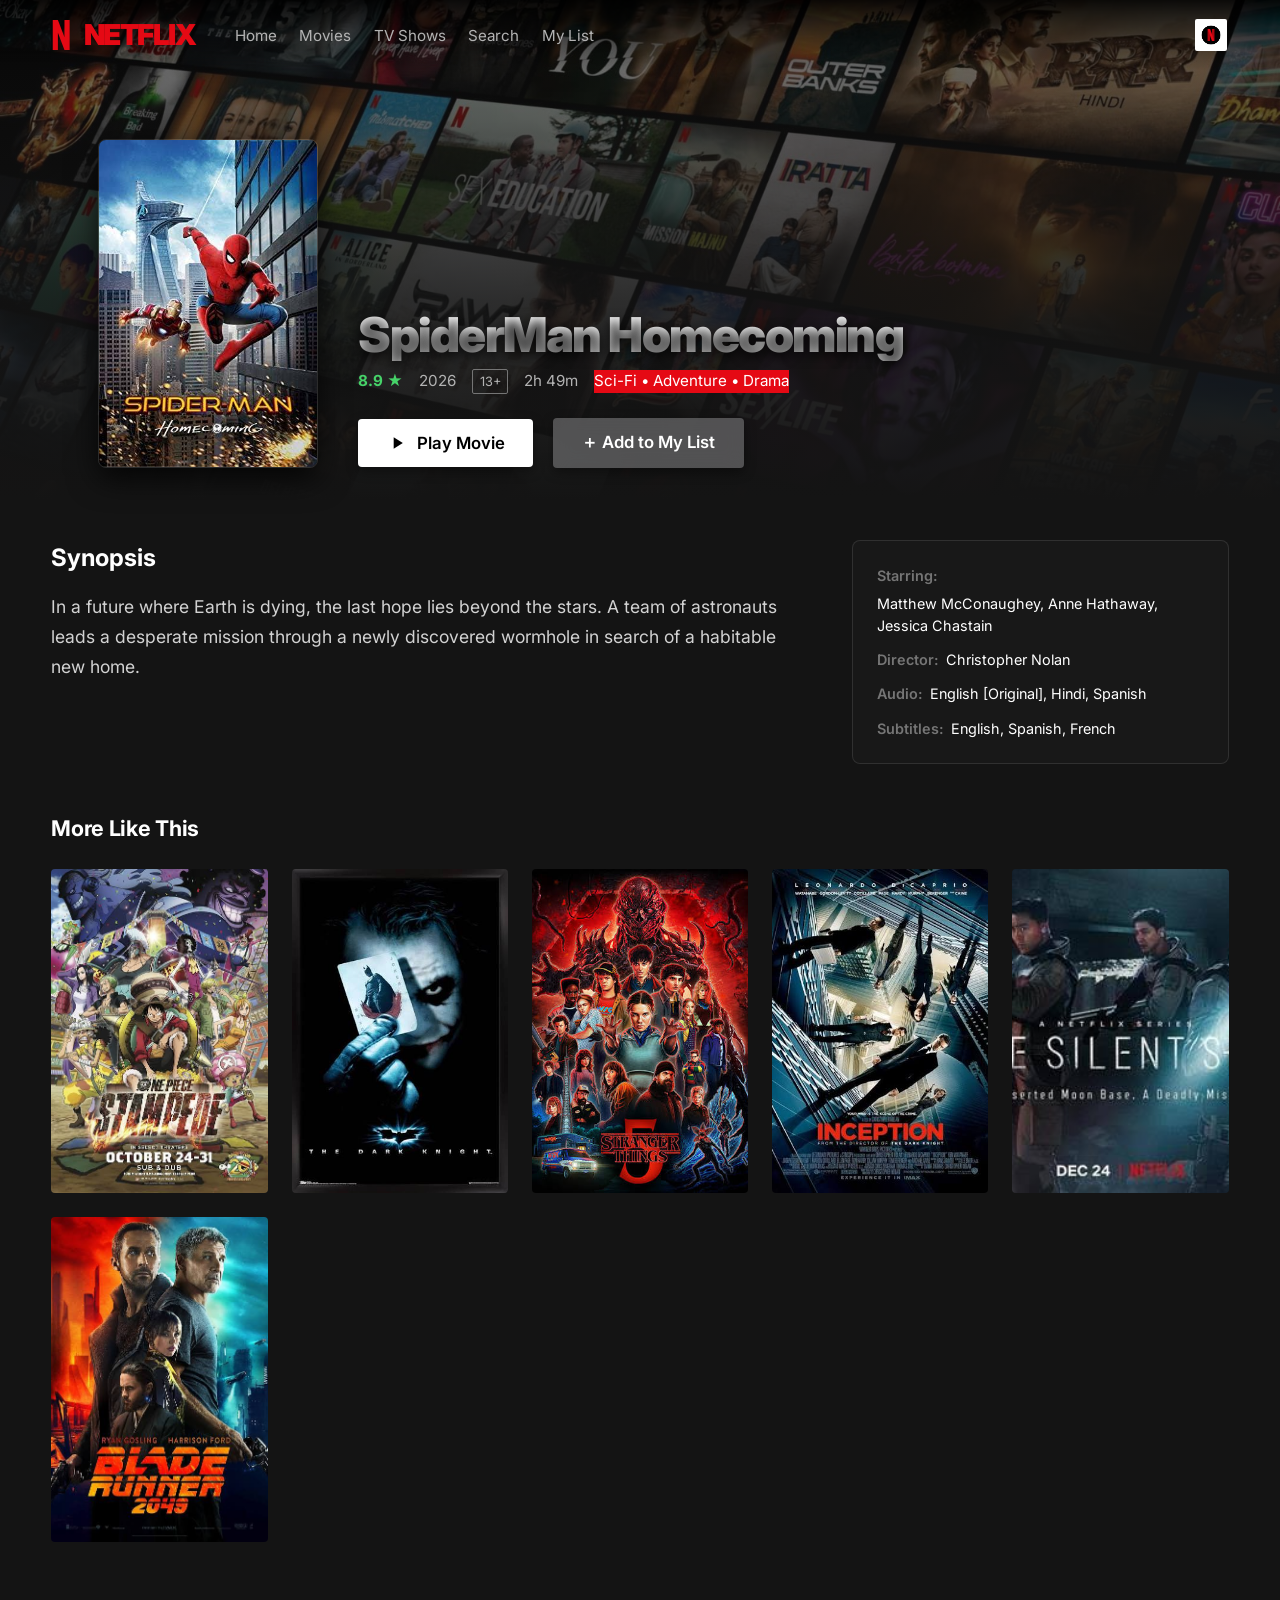
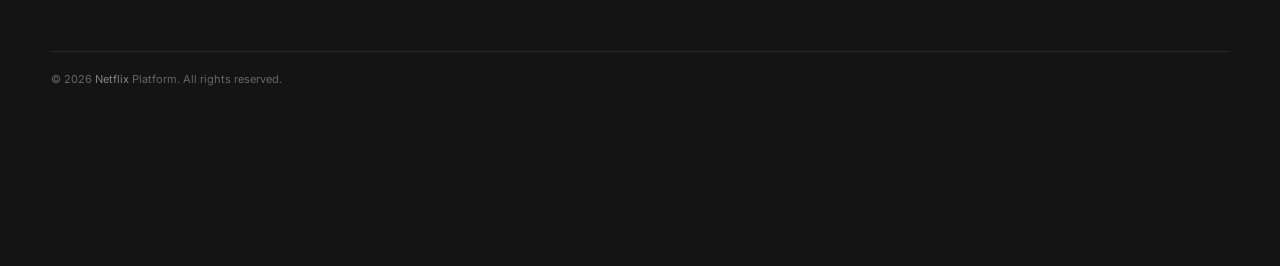
<file: details.html>
<!DOCTYPE html>
<html lang="en">
<head>
  <meta charset="UTF-8">
  <meta name="viewport" content="width=device-width, initial-scale=1.0">
  <meta name="description" content="Title details, cast, synopsis, and player on Netflix.">
  <title>Title Details - Netflix</title>

  <link rel="preconnect" href="https://fonts.googleapis.com">
  <link rel="preconnect" href="https://fonts.gstatic.com" crossorigin>
  <link href="https://fonts.googleapis.com/css2?family=Inter:wght@300;400;500;600;700;800;900&display=swap" rel="stylesheet">

  <link rel="stylesheet" href="css/style.css">
  <link rel="stylesheet" href="css/navbar.css">
  <link rel="stylesheet" href="css/hero.css">
  <link rel="stylesheet" href="css/cards.css">
  <link rel="stylesheet" href="css/modal.css">
  <link rel="stylesheet" href="css/responsive.css">

  <style>
    .netflix-brand-logo {
      display: flex;
      align-items: center;
      gap: 0.4rem;
      font-size: 1.8rem;
      font-weight: 900;
      color: #E50914;
      letter-spacing: -1.5px;
      text-transform: uppercase;
    }
    .netflix-n-symbol {
      fill: #E50914;
      width: 26px;
      height: 30px;
    }
    .details-page-hero {
      position: relative;
      width: 100%;
      min-height: 500px;
      background-size: cover;
      background-position: center top;
      display: flex;
      align-items: flex-end;
      padding: 4rem var(--container-padding) 2rem;
      margin-top: calc(-1 * var(--navbar-height));
    }
    .details-hero-overlay {
      position: absolute;
      inset: 0;
      background: linear-gradient(180deg, rgba(20,20,20,0.4) 0%, rgba(20,20,20,0.85) 60%, var(--bg-dark) 100%);
    }
    .details-hero-content {
      position: relative;
      z-index: 10;
      display: flex;
      gap: 2.5rem;
      align-items: flex-end;
      flex-wrap: wrap;
    }
    .details-poster-img {
      width: 220px;
      border-radius: var(--border-radius-md);
      box-shadow: var(--shadow-main);
      border: 1px solid var(--glass-border);
    }
    .details-text-box {
      flex: 1;
      min-width: 300px;
    }
  </style>
</head>
<body>

  <!-- Navigation Bar -->
  <header class="navbar">
    <div class="nav-left">
      <a href="browse.html" class="netflix-brand-logo">
        <svg class="netflix-n-symbol" viewBox="0 0 24 32">
          <path d="M0 0h5.5l7 18.5V0h5.5v32h-5.5L5.5 13.5V32H0V0z" fill="#E50914"/>
        </svg>
        NETFLIX
      </a>
      <ul class="nav-links">
        <li><a href="browse.html" class="nav-link">Home</a></li>
        <li><a href="movies.html" class="nav-link">Movies</a></li>
        <li><a href="tv-shows.html" class="nav-link">TV Shows</a></li>
        <li><a href="search.html" class="nav-link">Search</a></li>
        <li><a href="my-list.html" class="nav-link">My List</a></li>
      </ul>
    </div>
    <div class="nav-right">
      <div class="profile-menu-container">
        <div class="profile-trigger">
          <img class="profile-avatar" src="assets/images/logo.jpg" alt="Profile">
        </div>
      </div>
    </div>
  </header>

  <main>
    <!-- Details Page Hero -->
    <section id="details-backdrop" class="details-page-hero">
      <div class="details-hero-overlay"></div>
      <div class="container details-hero-content">
        <img id="details-poster" class="details-poster-img" src="" alt="Poster">
        <div class="details-text-box">
          <h1 id="details-title" class="hero-title" style="margin-bottom:0.5rem;">Movie Title</h1>
          <div class="hero-meta" style="margin-bottom:1rem;">
            <span id="details-rating" class="hero-rating">8.7 ★</span>
            <span id="details-year">2026</span>
            <span id="details-maturity" class="hero-maturity">13+</span>
            <span id="details-duration">2h 18m</span>
            <span id="details-genre" class="badge-red">Sci-Fi</span>
          </div>
          <div class="hero-actions" style="margin-top:1.5rem;">
            <button id="details-play-btn" class="btn btn-primary hero-btn">
              <svg viewBox="0 0 24 24"><path d="M8 5v14l11-7z"/></svg> Play Movie
            </button>
            <button id="details-list-btn" class="btn btn-secondary hero-btn">
              ＋ Add to My List
            </button>
          </div>
        </div>
      </div>
    </section>

    <!-- Details Info Content -->
    <section class="container" style="padding-top:2.5rem; padding-bottom:3rem;">
      <div style="display:grid; grid-template-columns: 2fr 1fr; gap:3rem;">
        <div>
          <h2 style="font-size:1.5rem; font-weight:700; margin-bottom:1rem;">Synopsis</h2>
          <p id="details-synopsis" style="font-size:1.1rem; line-height:1.7; color:#d2d2d2;"></p>
        </div>
        <div class="modal-meta-grid" style="background:var(--bg-card); padding:1.5rem; border-radius:var(--border-radius-md); border:1px solid var(--glass-border);">
          <div class="modal-meta-row"><span class="modal-meta-label">Starring:</span> <span id="details-cast" class="modal-meta-value"></span></div>
          <div class="modal-meta-row"><span class="modal-meta-label">Director:</span> <span id="details-director" class="modal-meta-value"></span></div>
          <div class="modal-meta-row"><span class="modal-meta-label">Audio:</span> <span class="modal-meta-value">English [Original], Hindi, Spanish</span></div>
          <div class="modal-meta-row"><span class="modal-meta-label">Subtitles:</span> <span class="modal-meta-value">English, Spanish, French</span></div>
        </div>
      </div>
    </section>

    <!-- Recommended Content Section -->
    <section class="container" style="padding-bottom:4rem;">
      <h2 class="row-title" style="margin-bottom:1.5rem;">More Like This</h2>
      <div id="recommended-grid" class="cards-grid" style="padding:0;"></div>
    </section>
  </main>

  <footer>
    <div class="footer-content">
      <div class="footer-copyright">
        <span>© 2026 <span class="footer-brand">Netflix</span> Platform. All rights reserved.</span>
      </div>
    </div>
  </footer>

  <script src="js/data.js"></script>
  <script src="js/auth.js"></script>
  <script src="js/mylist.js"></script>
  <script src="js/player.js"></script>
  <script src="js/movies.js"></script>
  <script src="js/details.js"></script>
  <script src="js/app.js"></script>
</body>
</html>
</file>
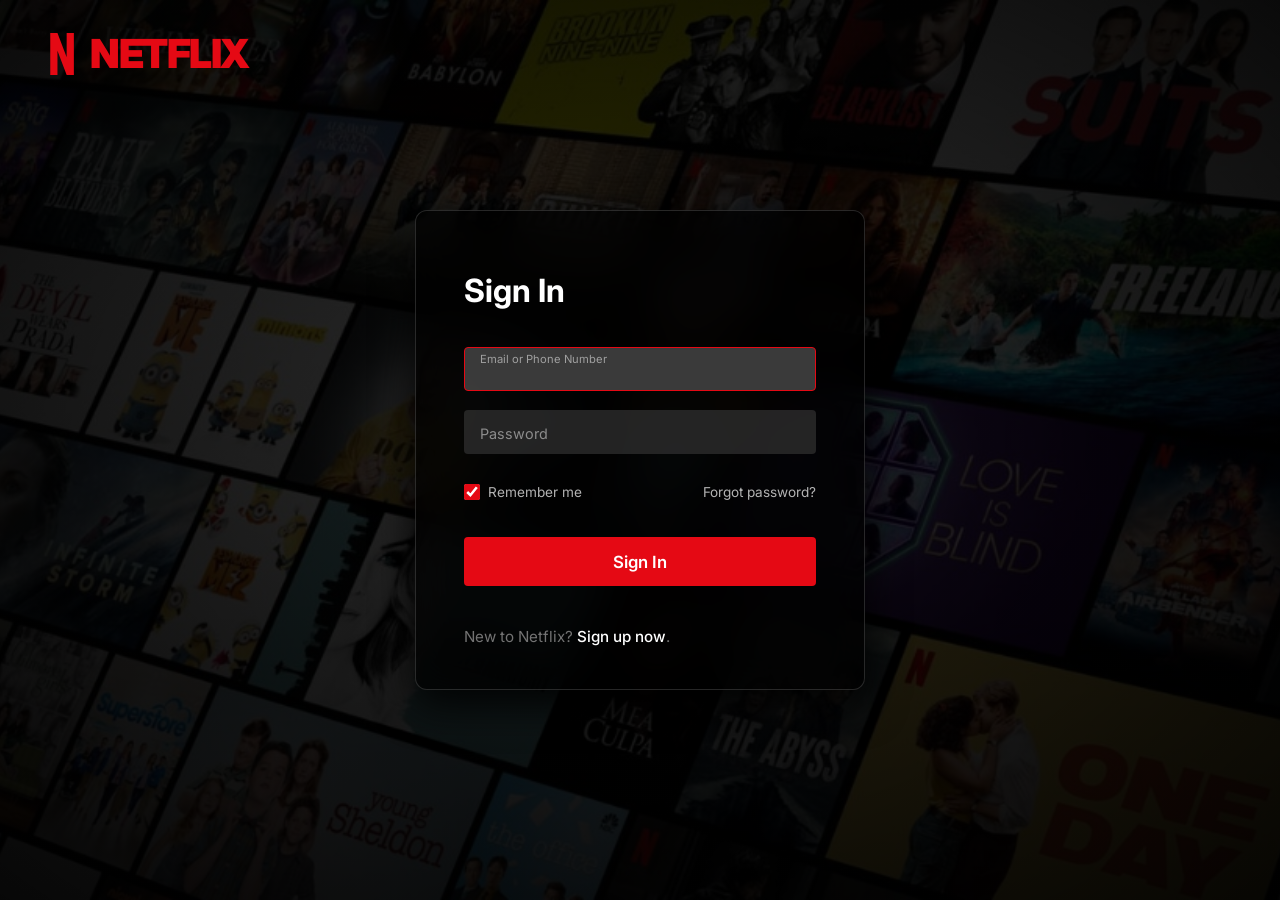
<file: login.html>
<!DOCTYPE html>
<html lang="en">
<head>
  <meta charset="UTF-8">
  <meta name="viewport" content="width=device-width, initial-scale=1.0">
  <meta name="description" content="Sign In to Netflix - Access your account and personalized profile.">
  <title>Netflix - Sign In</title>

  <link rel="preconnect" href="https://fonts.googleapis.com">
  <link rel="preconnect" href="https://fonts.gstatic.com" crossorigin>
  <link href="https://fonts.googleapis.com/css2?family=Inter:wght@300;400;500;600;700;800;900&display=swap" rel="stylesheet">

  <link rel="stylesheet" href="css/style.css">
  <link rel="stylesheet" href="css/auth.css">
  <link rel="stylesheet" href="css/modal.css">
  <link rel="stylesheet" href="css/responsive.css">

  <style>
    .netflix-auth-logo {
      display: flex;
      align-items: center;
      gap: 0.4rem;
      font-size: 2.5rem;
      font-weight: 900;
      color: #E50914;
      letter-spacing: -1.5px;
      text-transform: uppercase;
    }
    .netflix-n-symbol {
      fill: #E50914;
      width: 36px;
      height: 42px;
    }
  </style>
</head>
<body>

  <div class="auth-page">
    <div class="auth-header">
      <a href="index.html" class="netflix-auth-logo">
        <svg class="netflix-n-symbol" viewBox="0 0 24 32">
          <path d="M0 0h5.5l7 18.5V0h5.5v32h-5.5L5.5 13.5V32H0V0z" fill="#E50914"/>
        </svg>
        NETFLIX
      </a>
    </div>

    <div class="auth-card">
      <h1 class="auth-title">Sign In</h1>

      <form id="login-form" class="auth-form">
        <div class="form-group">
          <input type="email" id="email" class="form-input" placeholder=" " required autofocus>
          <label for="email" class="form-label">Email or Phone Number</label>
        </div>

        <div class="form-group">
          <input type="password" id="password" class="form-input" placeholder=" " required>
          <label for="password" class="form-label">Password</label>
        </div>

        <div class="form-options">
          <label class="remember-me">
            <input type="checkbox" id="remember-me" checked>
            <span>Remember me</span>
          </label>
          <a href="#" class="auth-help-link" id="forgot-password-link">Forgot password?</a>
        </div>

        <button type="submit" class="btn btn-red auth-submit-btn">Sign In</button>
      </form>

      <div class="auth-footer">
        New to Netflix? <a href="signup.html">Sign up now</a>.
      </div>
    </div>
  </div>

  <!-- Forgot Password Modal -->
  <div class="modal-backdrop" id="forgot-modal">
    <div class="modal-container" style="max-width: 480px; padding: 2.5rem 2rem;">
      <button class="modal-close-btn" id="close-forgot-modal"><svg viewBox="0 0 24 24" width="20" height="20" fill="currentColor"><path d="M19 6.41L17.59 5 12 10.59 6.41 5 5 6.41 10.59 12 5 17.59 6.41 19 12 13.41 17.59 19 19 17.59 13.41 12z"/></svg></button>
      <h2 style="font-size: 1.8rem; font-weight: 700; margin-bottom: 0.5rem; color: #fff;">Reset Password</h2>
      <p style="color: var(--text-muted); font-size: 0.95rem; margin-bottom: 1.5rem;">Enter your email and choose a new password to update your Netflix account.</p>

      <form id="forgot-form" class="auth-form">
        <div class="form-group">
          <input type="email" id="reset-email" class="form-input" placeholder=" " required>
          <label for="reset-email" class="form-label">Account Email Address</label>
        </div>

        <div class="form-group">
          <input type="password" id="reset-password" class="form-input" placeholder=" " required minlength="6">
          <label for="reset-password" class="form-label">New Password (6+ chars)</label>
        </div>

        <button type="submit" class="btn btn-red auth-submit-btn" style="margin-top: 0.5rem;">Update Password</button>
      </form>
    </div>
  </div>

  <script src="js/auth.js"></script>
  <script>
    const loginForm = document.getElementById('login-form');
    loginForm.addEventListener('submit', (e) => {
      e.preventDefault();
      const email = document.getElementById('email').value.trim();
      const password = document.getElementById('password').value;
      const remember = document.getElementById('remember-me').checked;

      const res = loginUser(email, password, remember);
      if (res.success) {
        window.location.href = 'browse.html';
      } else {
        alert(res.message);
      }
    });

    // Forgot Password Modal Handlers
    const forgotLink = document.getElementById('forgot-password-link');
    const forgotModal = document.getElementById('forgot-modal');
    const closeForgotModal = document.getElementById('close-forgot-modal');
    const forgotForm = document.getElementById('forgot-form');

    forgotLink.addEventListener('click', (e) => {
      e.preventDefault();
      forgotModal.classList.add('show');
    });

    closeForgotModal.addEventListener('click', () => {
      forgotModal.classList.remove('show');
    });

    forgotForm.addEventListener('submit', (e) => {
      e.preventDefault();
      const email = document.getElementById('reset-email').value.trim();
      const newPassword = document.getElementById('reset-password').value;

      const res = resetPassword(email, newPassword);
      if (res.success) {
        alert(res.message);
        forgotModal.classList.remove('show');
        document.getElementById('email').value = email;
      } else {
        alert(res.message);
      }
    });
  </script>
</body>
</html>
</file>
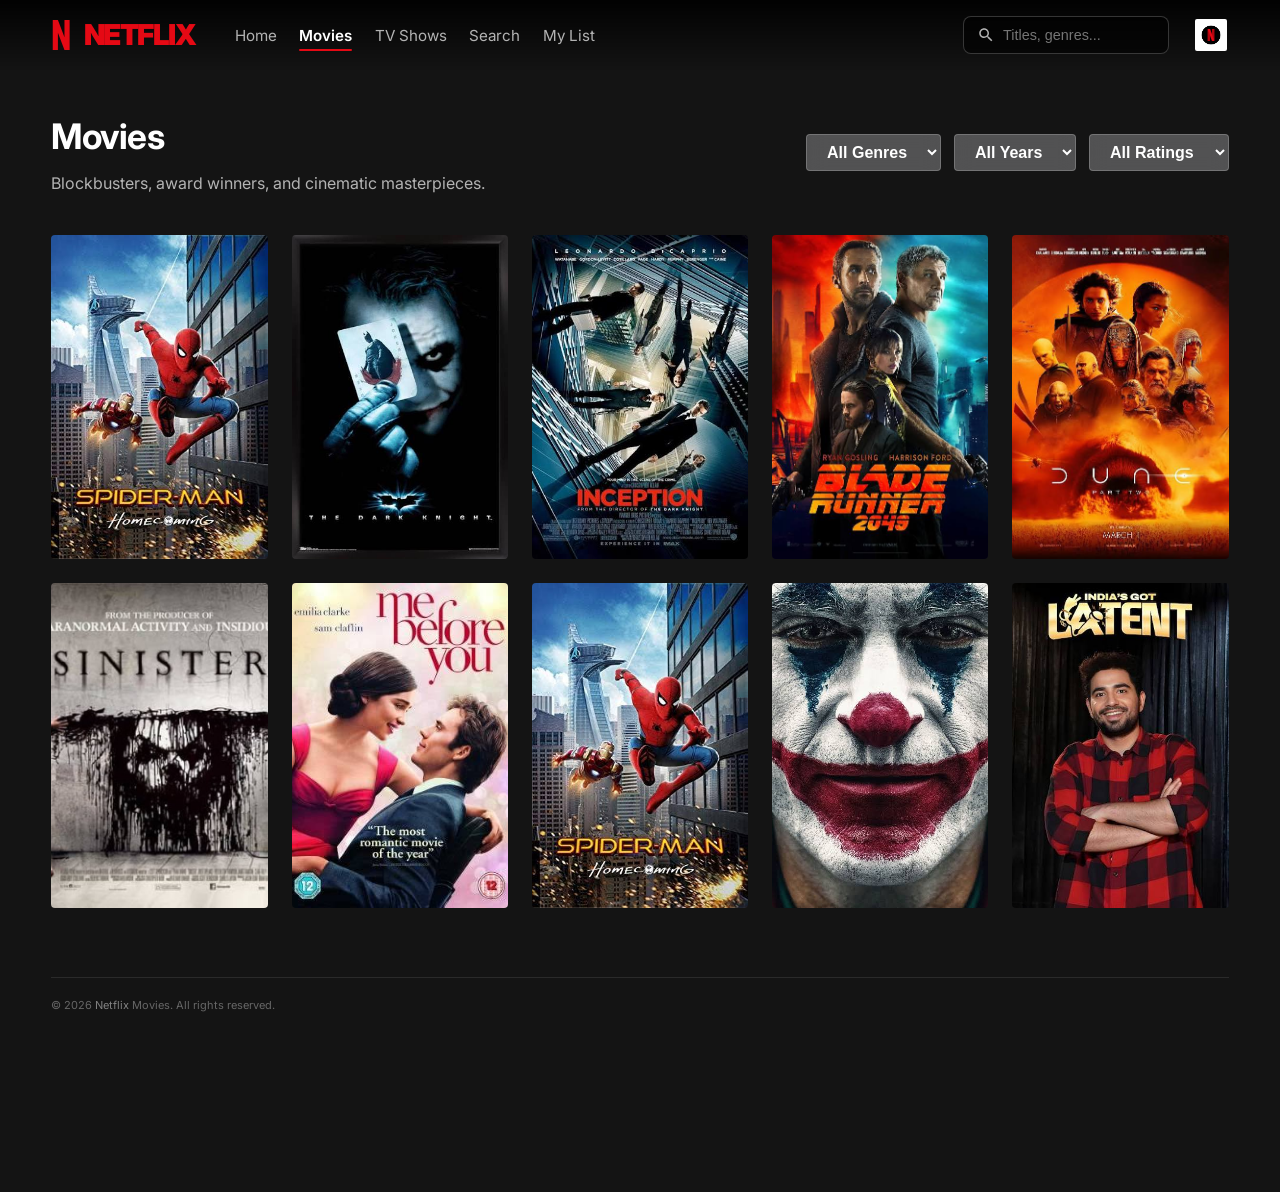
<file: movies.html>
<!DOCTYPE html>
<html lang="en">
<head>
  <meta charset="UTF-8">
  <meta name="viewport" content="width=device-width, initial-scale=1.0">
  <meta name="description" content="Explore Movies on Netflix - Browse by genre, year, and rating.">
  <title>Movies - Netflix</title>

  <link rel="preconnect" href="https://fonts.googleapis.com">
  <link rel="preconnect" href="https://fonts.gstatic.com" crossorigin>
  <link href="https://fonts.googleapis.com/css2?family=Inter:wght@300;400;500;600;700;800;900&display=swap" rel="stylesheet">

  <link rel="stylesheet" href="css/style.css">
  <link rel="stylesheet" href="css/navbar.css">
  <link rel="stylesheet" href="css/hero.css">
  <link rel="stylesheet" href="css/cards.css">
  <link rel="stylesheet" href="css/modal.css">
  <link rel="stylesheet" href="css/responsive.css">

  <style>
    .netflix-brand-logo {
      display: flex;
      align-items: center;
      gap: 0.4rem;
      font-size: 1.8rem;
      font-weight: 900;
      color: #E50914;
      letter-spacing: -1.5px;
      text-transform: uppercase;
    }
    .netflix-n-symbol {
      fill: #E50914;
      width: 26px;
      height: 30px;
    }
  </style>
</head>
<body>

  <!-- Navigation Bar -->
  <header class="navbar">
    <div class="nav-left">
      <a href="browse.html" class="netflix-brand-logo">
        <svg class="netflix-n-symbol" viewBox="0 0 24 32">
          <path d="M0 0h5.5l7 18.5V0h5.5v32h-5.5L5.5 13.5V32H0V0z" fill="#E50914"/>
        </svg>
        NETFLIX
      </a>
      <ul class="nav-links">
        <li><a href="browse.html" class="nav-link">Home</a></li>
        <li><a href="movies.html" class="nav-link active">Movies</a></li>
        <li><a href="tv-shows.html" class="nav-link">TV Shows</a></li>
        <li><a href="search.html" class="nav-link">Search</a></li>
        <li><a href="my-list.html" class="nav-link">My List</a></li>
      </ul>
    </div>
    <div class="nav-right">
      <div class="nav-search-box">
        <button class="nav-search-btn" onclick="window.location.href='search.html'"><svg width="18" height="18" viewBox="0 0 24 24" fill="currentColor"><path d="M15.5 14h-.79l-.28-.27C15.41 12.59 16 11.11 16 9.5 16 5.91 13.09 3 9.5 3S3 5.91 3 9.5 5.91 16 9.5 16c1.61 0 3.09-.59 4.23-1.57l.27.28v.79l5 4.99L20.49 19l-4.99-5zm-6 0C7.01 14 5 11.99 5 9.5S7.01 5 9.5 5 14 7.01 14 9.5 11.99 14 9.5 14z"/></svg></button>
        <input type="text" class="nav-search-input" placeholder="Titles, genres...">
      </div>
      <div class="profile-menu-container">
        <div class="profile-trigger">
          <img class="profile-avatar" src="assets/images/logo.jpg" alt="Profile">
        </div>
      </div>
    </div>
  </header>

  <main>
    <div class="page-title-section" style="display:flex; justify-content:space-between; align-items:center; flex-wrap:wrap; gap:1rem;">
      <div>
        <h1 class="page-title">Movies</h1>
        <p class="page-subtitle">Blockbusters, award winners, and cinematic masterpieces.</p>
      </div>

      <!-- Filters -->
      <div style="display:flex; gap:0.8rem; flex-wrap:wrap;">
        <select id="genre-filter" class="btn btn-secondary" style="padding:0.5rem 1rem; border:1px solid rgba(255,255,255,0.2); outline:none;">
          <option value="all">All Genres</option>
          <option value="Action">Action</option>
          <option value="Sci-Fi">Sci-Fi</option>
          <option value="Crime">Crime</option>
          <option value="Drama">Drama</option>
          <option value="Horror">Horror</option>
          <option value="Thriller">Thriller</option>
        </select>

        <select id="year-filter" class="btn btn-secondary" style="padding:0.5rem 1rem; border:1px solid rgba(255,255,255,0.2); outline:none;">
          <option value="all">All Years</option>
          <option value="2026">2026</option>
          <option value="2025">2025</option>
          <option value="2024">2024</option>
          <option value="2023">2023</option>
        </select>

        <select id="rating-filter" class="btn btn-secondary" style="padding:0.5rem 1rem; border:1px solid rgba(255,255,255,0.2); outline:none;">
          <option value="all">All Ratings</option>
          <option value="8.5">8.5+ Rating</option>
          <option value="8.0">8.0+ Rating</option>
          <option value="7.5">7.5+ Rating</option>
        </select>
      </div>
    </div>

    <!-- Movie Cards Grid -->
    <div id="grid-container" class="cards-grid"></div>
  </main>

  <!-- Detailed Modal -->
  <div class="modal-backdrop" id="movie-modal">
    <div class="modal-container">
      <button class="modal-close-btn"><svg viewBox="0 0 24 24" width="20" height="20" fill="currentColor"><path d="M19 6.41L17.59 5 12 10.59 6.41 5 5 6.41 10.59 12 5 17.59 6.41 19 12 13.41 17.59 19 19 17.59 13.41 12z"/></svg></button>
      <div class="modal-hero">
        <button class="modal-mute-btn" aria-label="Mute trailer">
          <svg viewBox="0 0 24 24"><path d="M3 9v6h4l5 5V4L7 9H3zm13.5 3c0-1.77-1.02-3.29-2.5-4.03v8.05c1.48-.74 2.5-2.26 2.5-4.02zm2.5-9.5v2.06c2.89 1.22 5 4.07 5 7.44s-2.11 6.22-5 7.44V21c4.01-1.38 7-5.19 7-9.5S22.01 6.38 19 5z"/></svg>
        </button>
        <div class="modal-hero-overlay">
          <div class="modal-hero-content">
            <h2 class="modal-title">Title</h2>
            <div class="modal-actions">
              <button class="btn btn-primary modal-play-btn"><svg viewBox="0 0 24 24"><path d="M8 5v14l11-7z"/></svg> Play</button>
              <button class="btn btn-secondary modal-list-btn">＋ Add to My List</button>
            </div>
          </div>
        </div>
      </div>
      <div class="modal-body">
        <div>
          <div class="modal-meta-strip"></div>
          <p class="modal-synopsis"></p>
        </div>
        <div class="modal-meta-grid">
          <div class="modal-meta-row"><span class="modal-meta-label">Cast:</span><span class="modal-meta-value modal-cast"></span></div>
          <div class="modal-meta-row"><span class="modal-meta-label">Genres:</span><span class="modal-meta-value modal-genre"></span></div>
          <div class="modal-meta-row"><span class="modal-meta-label">Rating:</span><span class="modal-meta-value modal-rating"></span></div>
        </div>
      </div>
    </div>
  </div>

  <footer>
    <div class="footer-content">
      <div class="footer-copyright">
        <span>© 2026 <span class="footer-brand">Netflix</span> Movies. All rights reserved.</span>
      </div>
    </div>
  </footer>

  <script src="js/data.js"></script>
  <script src="js/auth.js"></script>
  <script src="js/mylist.js"></script>
  <script src="js/player.js"></script>
  <script src="js/movies.js"></script>
  <script src="js/app.js"></script>
  <script>
    document.addEventListener('DOMContentLoaded', () => {
      initGridPage('movie');
    });
  </script>
</body>
</html>
</file>
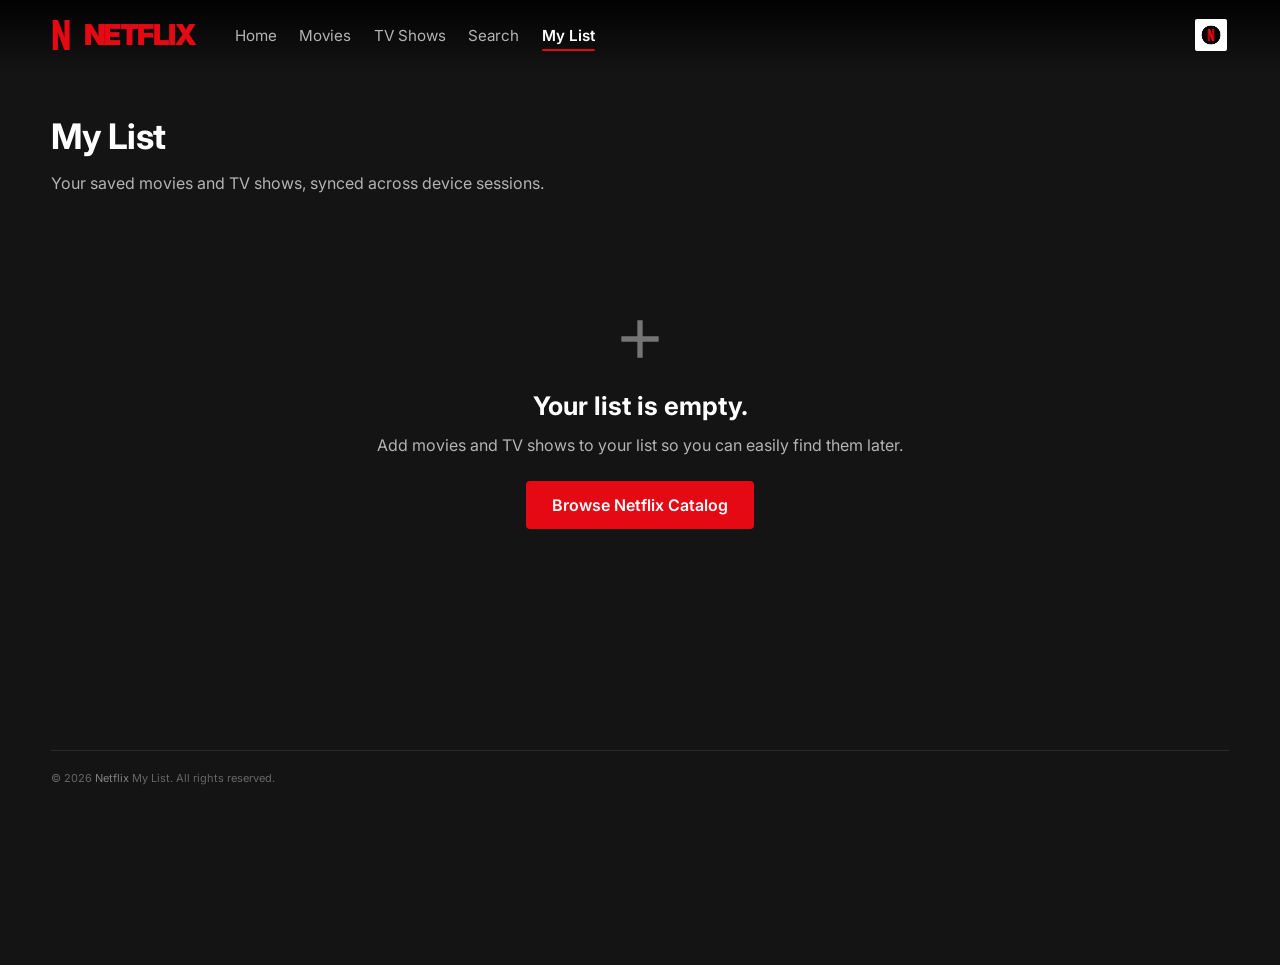
<file: my-list.html>
<!DOCTYPE html>
<html lang="en">
<head>
  <meta charset="UTF-8">
  <meta name="viewport" content="width=device-width, initial-scale=1.0">
  <meta name="description" content="My List on Netflix - View your saved movies and TV shows.">
  <title>My List - Netflix</title>

  <link rel="preconnect" href="https://fonts.googleapis.com">
  <link rel="preconnect" href="https://fonts.gstatic.com" crossorigin>
  <link href="https://fonts.googleapis.com/css2?family=Inter:wght@300;400;500;600;700;800;900&display=swap" rel="stylesheet">

  <link rel="stylesheet" href="css/style.css">
  <link rel="stylesheet" href="css/navbar.css">
  <link rel="stylesheet" href="css/cards.css">
  <link rel="stylesheet" href="css/modal.css">
  <link rel="stylesheet" href="css/responsive.css">

  <style>
    .netflix-brand-logo {
      display: flex;
      align-items: center;
      gap: 0.4rem;
      font-size: 1.8rem;
      font-weight: 900;
      color: #E50914;
      letter-spacing: -1.5px;
      text-transform: uppercase;
    }
    .netflix-n-symbol {
      fill: #E50914;
      width: 26px;
      height: 30px;
    }
    .mylist-empty-box {
      display: flex;
      flex-direction: column;
      align-items: center;
      justify-content: center;
      padding: 6rem 1rem;
      color: var(--text-muted);
      text-align: center;
    }
  </style>
</head>
<body>

  <!-- Navigation Bar -->
  <header class="navbar">
    <div class="nav-left">
      <a href="browse.html" class="netflix-brand-logo">
        <svg class="netflix-n-symbol" viewBox="0 0 24 32">
          <path d="M0 0h5.5l7 18.5V0h5.5v32h-5.5L5.5 13.5V32H0V0z" fill="#E50914"/>
        </svg>
        NETFLIX
      </a>
      <ul class="nav-links">
        <li><a href="browse.html" class="nav-link">Home</a></li>
        <li><a href="movies.html" class="nav-link">Movies</a></li>
        <li><a href="tv-shows.html" class="nav-link">TV Shows</a></li>
        <li><a href="search.html" class="nav-link">Search</a></li>
        <li><a href="my-list.html" class="nav-link active">My List</a></li>
      </ul>
    </div>
    <div class="nav-right">
      <div class="profile-menu-container">
        <div class="profile-trigger">
          <img class="profile-avatar" src="assets/images/logo.jpg" alt="Profile">
        </div>
      </div>
    </div>
  </header>

  <main>
    <div class="page-title-section">
      <h1 class="page-title">My List</h1>
      <p class="page-subtitle">Your saved movies and TV shows, synced across device sessions.</p>
    </div>

    <!-- My List Grid -->
    <div class="container" style="padding-bottom:5rem;">
      <div id="mylist-grid" class="cards-grid" style="padding:0;"></div>

      <div id="mylist-empty" class="mylist-empty-box" style="display:none;">
        <svg width="64" height="64" viewBox="0 0 24 24" fill="var(--text-subtle)" style="margin-bottom:1rem;"><path d="M19 13h-6v6h-2v-6H5v-2h6V5h2v6h6v2z"/></svg>
        <h2 style="font-size:1.6rem; color:#fff;">Your list is empty.</h2>
        <p style="margin-top:0.5rem; margin-bottom:1.5rem;">Add movies and TV shows to your list so you can easily find them later.</p>
        <a href="browse.html" class="btn btn-red">Browse Netflix Catalog</a>
      </div>
    </div>
  </main>

  <!-- Detailed Modal -->
  <div class="modal-backdrop" id="movie-modal">
    <div class="modal-container">
      <button class="modal-close-btn"><svg viewBox="0 0 24 24" width="20" height="20" fill="currentColor"><path d="M19 6.41L17.59 5 12 10.59 6.41 5 5 6.41 10.59 12 5 17.59 6.41 19 12 13.41 17.59 19 19 17.59 13.41 12z"/></svg></button>
      <div class="modal-hero">
        <button class="modal-mute-btn" aria-label="Mute trailer">
          <svg viewBox="0 0 24 24"><path d="M3 9v6h4l5 5V4L7 9H3zm13.5 3c0-1.77-1.02-3.29-2.5-4.03v8.05c1.48-.74 2.5-2.26 2.5-4.02zm2.5-9.5v2.06c2.89 1.22 5 4.07 5 7.44s-2.11 6.22-5 7.44V21c4.01-1.38 7-5.19 7-9.5S22.01 6.38 19 5z"/></svg>
        </button>
        <div class="modal-hero-overlay">
          <div class="modal-hero-content">
            <h2 class="modal-title">Title</h2>
            <div class="modal-actions">
              <button class="btn btn-primary modal-play-btn"><svg viewBox="0 0 24 24"><path d="M8 5v14l11-7z"/></svg> Play</button>
              <button class="btn btn-secondary modal-list-btn">＋ Add to My List</button>
            </div>
          </div>
        </div>
      </div>
      <div class="modal-body">
        <div>
          <div class="modal-meta-strip"></div>
          <p class="modal-synopsis"></p>
        </div>
        <div class="modal-meta-grid">
          <div class="modal-meta-row"><span class="modal-meta-label">Cast:</span><span class="modal-meta-value modal-cast"></span></div>
          <div class="modal-meta-row"><span class="modal-meta-label">Genres:</span><span class="modal-meta-value modal-genre"></span></div>
          <div class="modal-meta-row"><span class="modal-meta-label">Rating:</span><span class="modal-meta-value modal-rating"></span></div>
        </div>
      </div>
    </div>
  </div>

  <footer>
    <div class="footer-content">
      <div class="footer-copyright">
        <span>© 2026 <span class="footer-brand">Netflix</span> My List. All rights reserved.</span>
      </div>
    </div>
  </footer>

  <script src="js/data.js"></script>
  <script src="js/auth.js"></script>
  <script src="js/mylist.js"></script>
  <script src="js/player.js"></script>
  <script src="js/movies.js"></script>
  <script src="js/app.js"></script>
  <script>
    document.addEventListener('DOMContentLoaded', () => {
      renderMyListPage();
    });
  </script>
</body>
</html>
</file>
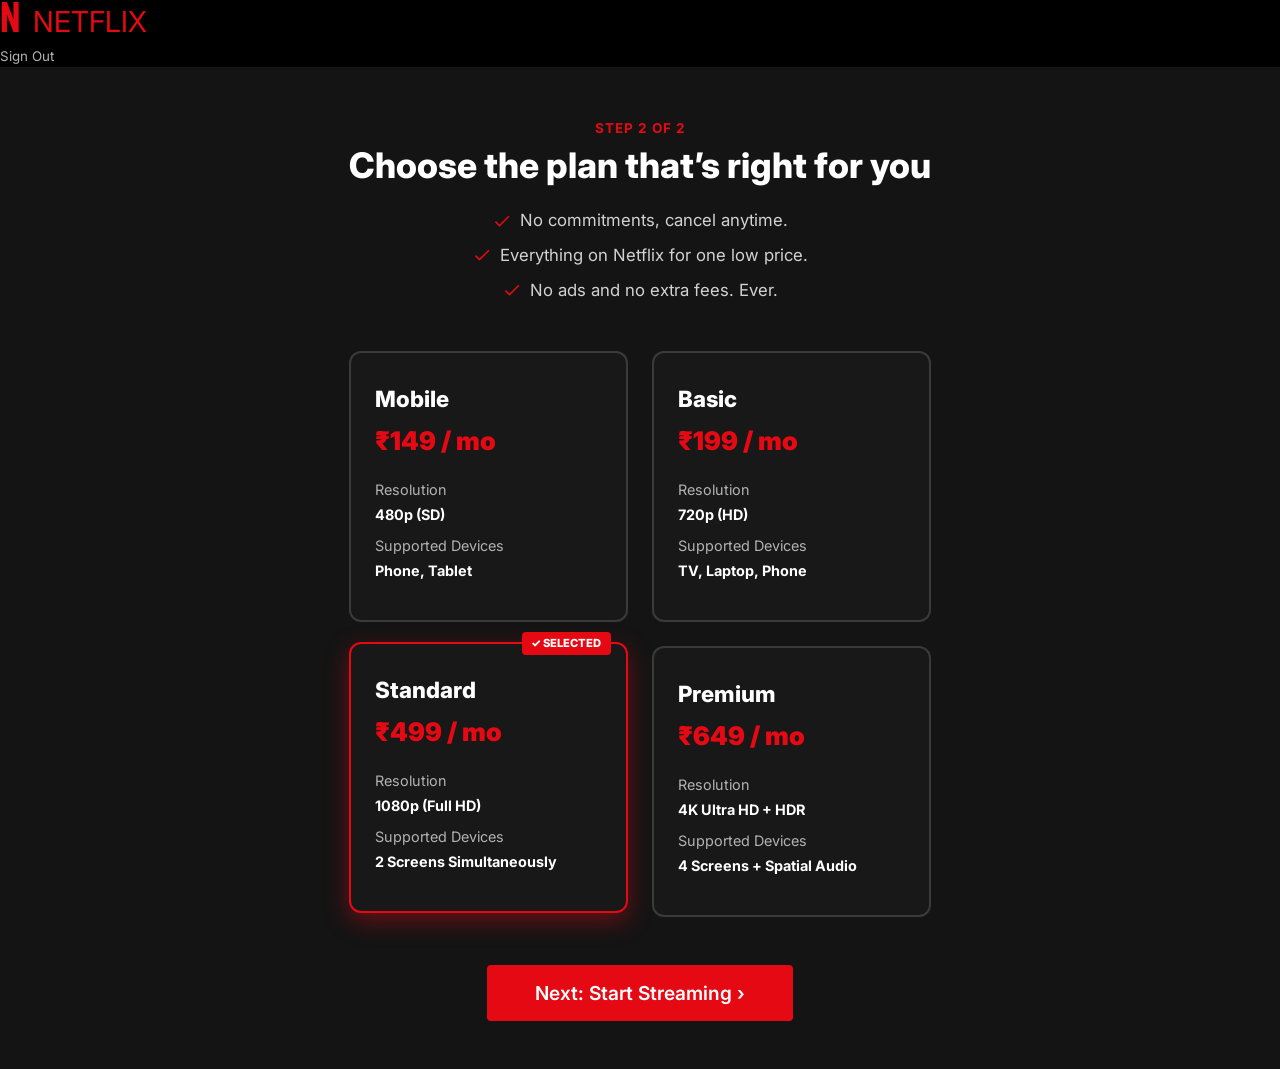
<file: plan.html>
<!DOCTYPE html>
<html lang="en">
<head>
  <meta charset="UTF-8">
  <meta name="viewport" content="width=device-width, initial-scale=1.0">
  <meta name="description" content="Choose your Netflix Membership Plan - Unlimited movies, TV shows and more.">
  <title>Choose Your Plan - Netflix</title>

  <link rel="preconnect" href="https://fonts.googleapis.com">
  <link rel="preconnect" href="https://fonts.gstatic.com" crossorigin>
  <link href="https://fonts.googleapis.com/css2?family=Inter:wght@300;400;500;600;700;800;900&display=swap" rel="stylesheet">

  <link rel="stylesheet" href="css/style.css">
  <link rel="stylesheet" href="css/auth.css">
  <link rel="stylesheet" href="css/responsive.css">

  <style>
    .plan-page-container {
      max-width: 1050px;
      margin: 3rem auto;
      padding: 0 var(--container-padding);
    }
    .plan-header-box {
      text-align: center;
      margin-bottom: 3rem;
    }
    .plan-badge {
      color: var(--primary-red);
      font-size: 0.85rem;
      font-weight: 700;
      letter-spacing: 1px;
      text-transform: uppercase;
      margin-bottom: 0.5rem;
    }
    .plan-title {
      font-size: 2.2rem;
      font-weight: 800;
      color: #fff;
      margin-bottom: 1rem;
    }
    .plan-bullets {
      display: flex;
      flex-direction: column;
      gap: 0.6rem;
      align-items: center;
      color: #d2d2d2;
      font-size: 1.05rem;
    }
    .plan-bullet-item {
      display: flex;
      align-items: center;
      gap: 0.5rem;
    }
    .plan-cards-grid {
      display: grid;
      grid-template-columns: repeat(auto-fit, minmax(220px, 1fr));
      gap: 1.5rem;
      margin-bottom: 3rem;
    }
    .plan-card {
      background: var(--bg-card);
      border: 2px solid var(--border-color);
      border-radius: var(--border-radius-lg);
      padding: 1.8rem 1.5rem;
      cursor: pointer;
      transition: all var(--transition-normal);
      display: flex;
      flex-direction: column;
      justify-content: space-between;
      position: relative;
    }
    .plan-card:hover,
    .plan-card.selected {
      border-color: var(--primary-red);
      box-shadow: 0 8px 24px rgba(229, 9, 20, 0.4);
      transform: translateY(-4px);
    }
    .plan-card.selected::before {
      content: '✓ SELECTED';
      position: absolute;
      top: -12px;
      right: 15px;
      background-color: var(--primary-red);
      color: #fff;
      font-size: 0.7rem;
      font-weight: 800;
      padding: 0.2rem 0.6rem;
      border-radius: 4px;
    }
    .plan-card-name {
      font-size: 1.4rem;
      font-weight: 800;
      color: #fff;
      margin-bottom: 0.4rem;
    }
    .plan-card-price {
      font-size: 1.6rem;
      font-weight: 900;
      color: var(--primary-red);
      margin-bottom: 1.2rem;
    }
    .plan-card-detail {
      font-size: 0.9rem;
      color: var(--text-muted);
      margin-bottom: 0.6rem;
      display: flex;
      flex-direction: column;
      gap: 0.2rem;
    }
    .plan-card-detail strong {
      color: #fff;
    }
  </style>
</head>
<body style="background-color: #141414;">

  <!-- Header Navbar -->
  <header class="navbar" style="background:#000;">
    <div class="nav-left">
      <a href="index.html" class="brand-logo" style="font-size:1.8rem; color:#E50914;">
        <svg viewBox="0 0 24 32" style="fill:#E50914; width:26px; height:30px;"><path d="M0 0h5.5l7 18.5V0h5.5v32h-5.5L5.5 13.5V32H0V0z"/></svg>
        NETFLIX
      </a>
    </div>
    <div class="nav-right">
      <button onclick="logoutUser()" class="nav-link" style="color:var(--text-muted);">Sign Out</button>
    </div>
  </header>

  <main class="plan-page-container">
    <div class="plan-header-box">
      <span class="plan-badge">STEP 2 OF 2</span>
      <h1 class="plan-title">Choose the plan that’s right for you</h1>
      
      <div class="plan-bullets">
        <div class="plan-bullet-item">
          <svg width="20" height="20" viewBox="0 0 24 24" fill="#E50914"><path d="M9 16.2L4.8 12l-1.4 1.4L9 19 21 7l-1.4-1.4L9 16.2z"/></svg>
          <span>No commitments, cancel anytime.</span>
        </div>
        <div class="plan-bullet-item">
          <svg width="20" height="20" viewBox="0 0 24 24" fill="#E50914"><path d="M9 16.2L4.8 12l-1.4 1.4L9 19 21 7l-1.4-1.4L9 16.2z"/></svg>
          <span>Everything on Netflix for one low price.</span>
        </div>
        <div class="plan-bullet-item">
          <svg width="20" height="20" viewBox="0 0 24 24" fill="#E50914"><path d="M9 16.2L4.8 12l-1.4 1.4L9 19 21 7l-1.4-1.4L9 16.2z"/></svg>
          <span>No ads and no extra fees. Ever.</span>
        </div>
      </div>
    </div>

    <!-- Plan Selection Cards Grid -->
    <div class="plan-cards-grid">
      <div class="plan-card" data-plan="mobile">
        <div>
          <div class="plan-card-name">Mobile</div>
          <div class="plan-card-price">₹149 / mo</div>
          <div class="plan-card-detail"><span>Resolution</span><strong>480p (SD)</strong></div>
          <div class="plan-card-detail"><span>Supported Devices</span><strong>Phone, Tablet</strong></div>
        </div>
      </div>

      <div class="plan-card" data-plan="basic">
        <div>
          <div class="plan-card-name">Basic</div>
          <div class="plan-card-price">₹199 / mo</div>
          <div class="plan-card-detail"><span>Resolution</span><strong>720p (HD)</strong></div>
          <div class="plan-card-detail"><span>Supported Devices</span><strong>TV, Laptop, Phone</strong></div>
        </div>
      </div>

      <div class="plan-card selected" data-plan="standard">
        <div>
          <div class="plan-card-name">Standard</div>
          <div class="plan-card-price">₹499 / mo</div>
          <div class="plan-card-detail"><span>Resolution</span><strong>1080p (Full HD)</strong></div>
          <div class="plan-card-detail"><span>Supported Devices</span><strong>2 Screens Simultaneously</strong></div>
        </div>
      </div>

      <div class="plan-card" data-plan="premium">
        <div>
          <div class="plan-card-name">Premium</div>
          <div class="plan-card-price">₹649 / mo</div>
          <div class="plan-card-detail"><span>Resolution</span><strong>4K Ultra HD + HDR</strong></div>
          <div class="plan-card-detail"><span>Supported Devices</span><strong>4 Screens + Spatial Audio</strong></div>
        </div>
      </div>
    </div>

    <div style="text-align:center;">
      <button id="confirm-plan-btn" class="btn btn-red" style="padding:1rem 3rem; font-size:1.2rem;">
        Next: Start Streaming ›
      </button>
    </div>
  </main>

  <script src="js/auth.js"></script>
  <script>
    let selectedPlan = 'standard';

    const planCards = document.querySelectorAll('.plan-card');
    planCards.forEach(card => {
      card.addEventListener('click', () => {
        planCards.forEach(c => c.classList.remove('selected'));
        card.classList.add('selected');
        selectedPlan = card.getAttribute('data-plan');
      });
    });

    document.getElementById('confirm-plan-btn').addEventListener('click', () => {
      setUserPlan(selectedPlan);
      window.location.href = 'browse.html';
    });
  </script>
</body>
</html>
</file>
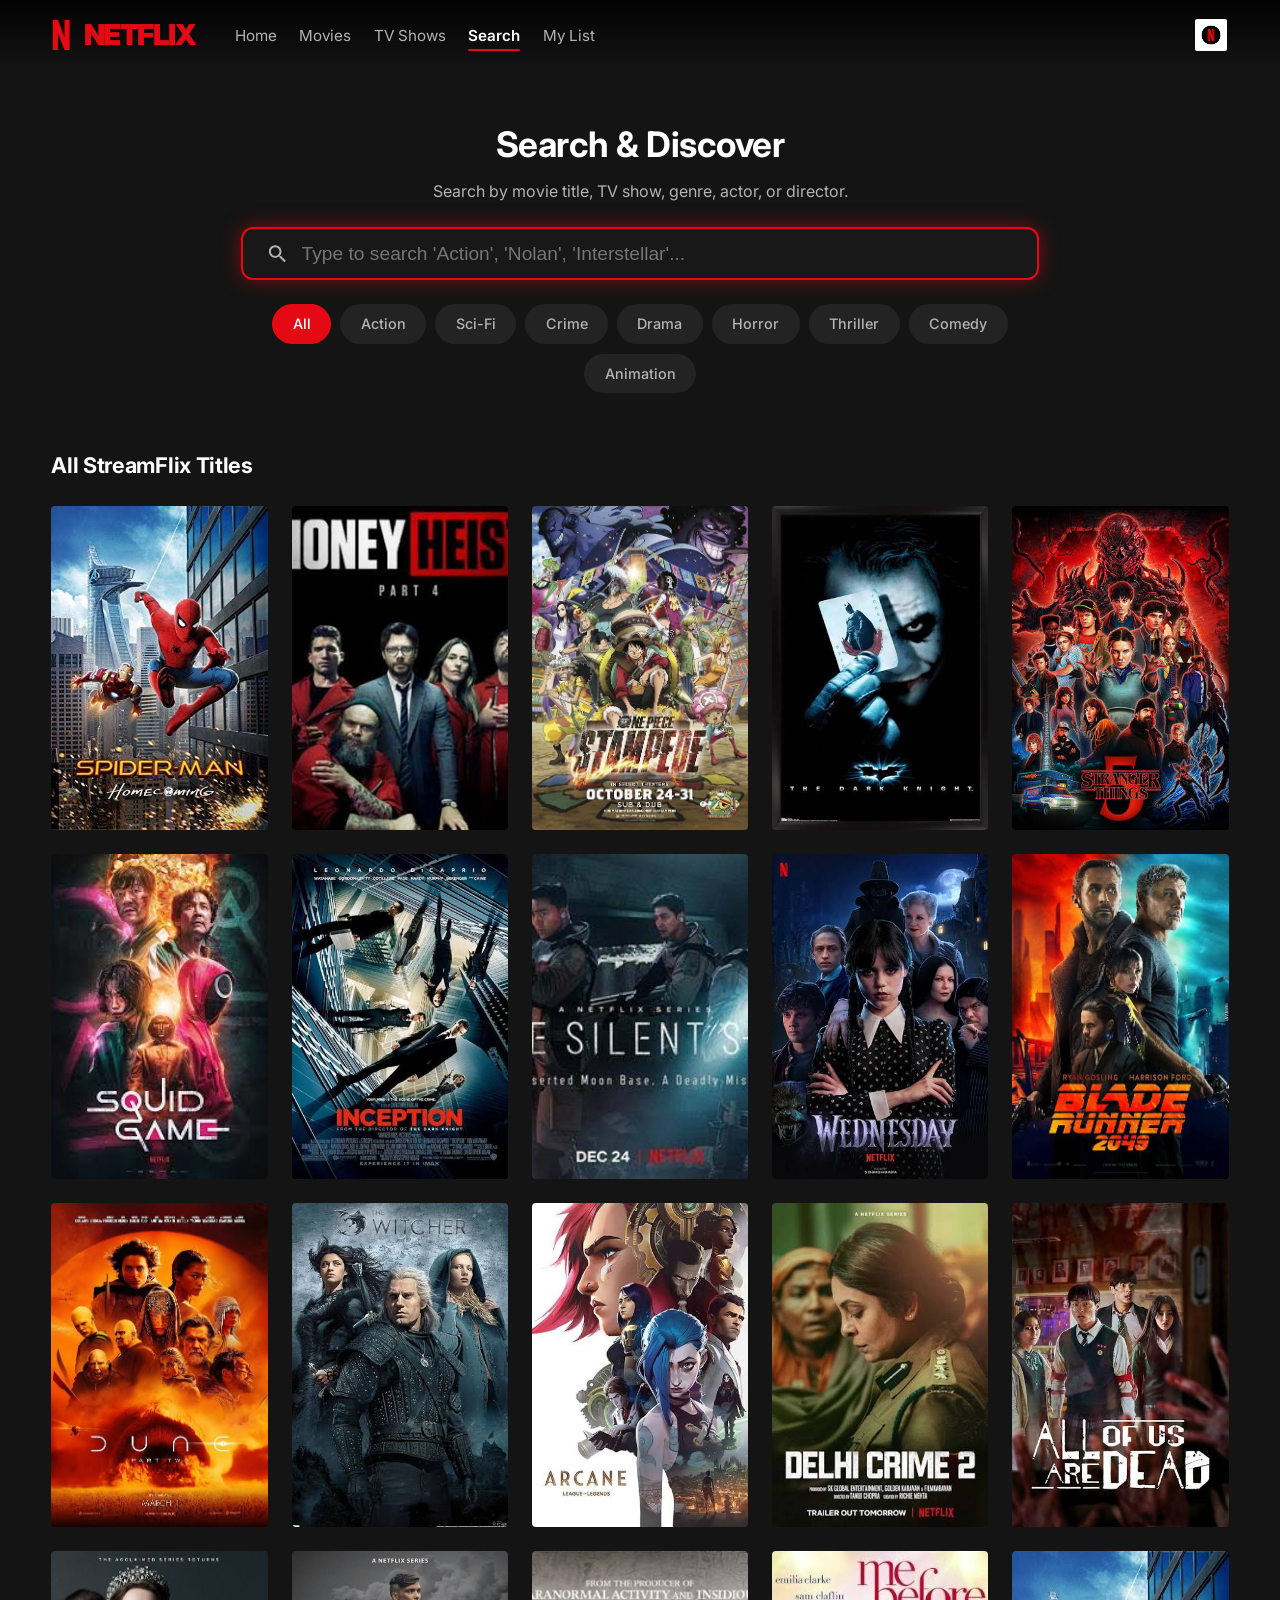
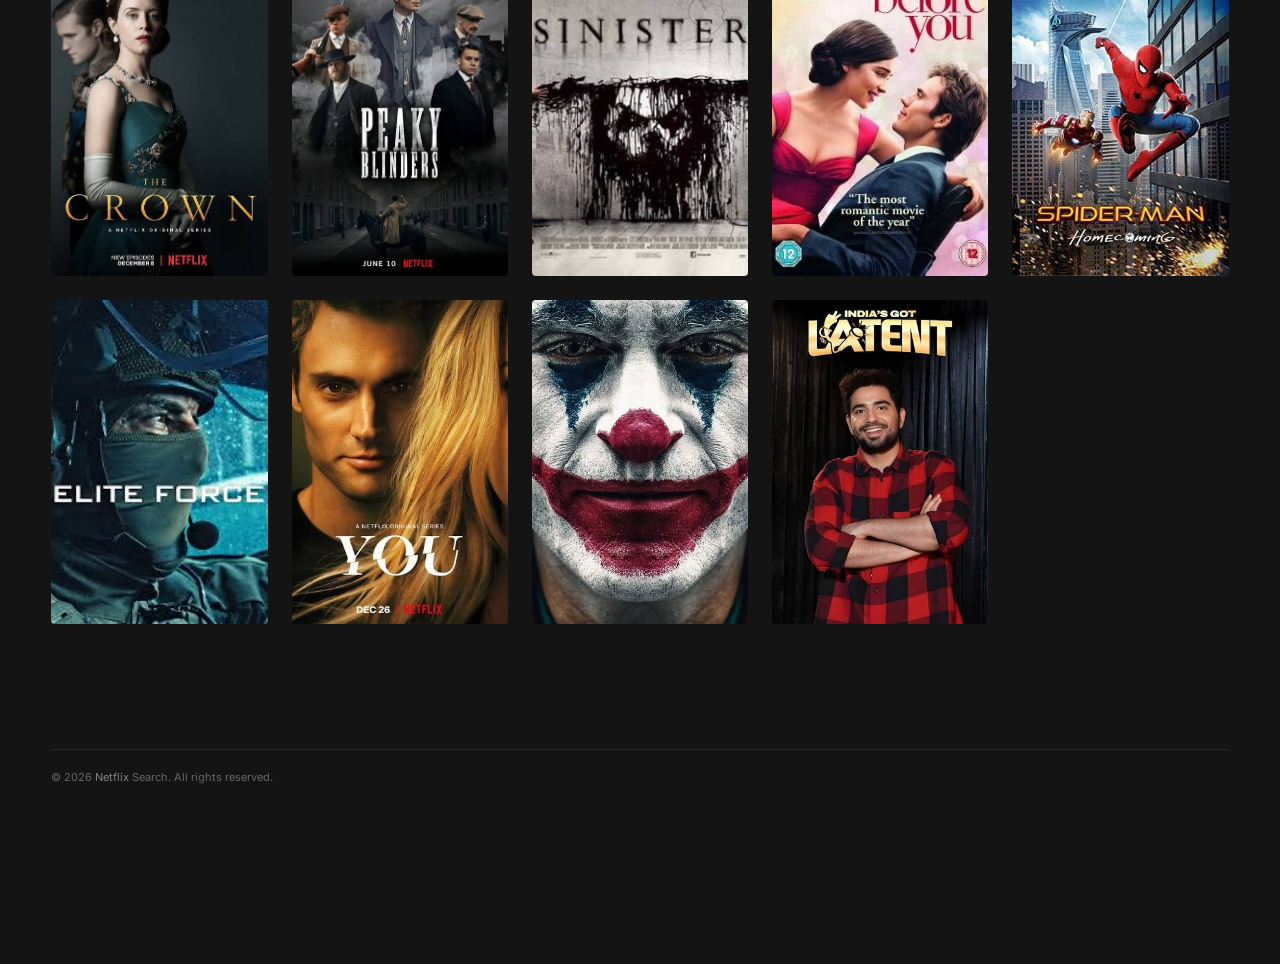
<file: search.html>
<!DOCTYPE html>
<html lang="en">
<head>
  <meta charset="UTF-8">
  <meta name="viewport" content="width=device-width, initial-scale=1.0">
  <meta name="description" content="Search Movies, TV Shows, genres, actors, and directors on Netflix.">
  <title>Search & Discover - Netflix</title>

  <link rel="preconnect" href="https://fonts.googleapis.com">
  <link rel="preconnect" href="https://fonts.gstatic.com" crossorigin>
  <link href="https://fonts.googleapis.com/css2?family=Inter:wght@300;400;500;600;700;800;900&display=swap" rel="stylesheet">

  <link rel="stylesheet" href="css/style.css">
  <link rel="stylesheet" href="css/navbar.css">
  <link rel="stylesheet" href="css/cards.css">
  <link rel="stylesheet" href="css/modal.css">
  <link rel="stylesheet" href="css/responsive.css">

  <style>
    .netflix-brand-logo {
      display: flex;
      align-items: center;
      gap: 0.4rem;
      font-size: 1.8rem;
      font-weight: 900;
      color: #E50914;
      letter-spacing: -1.5px;
      text-transform: uppercase;
    }
    .netflix-n-symbol {
      fill: #E50914;
      width: 26px;
      height: 30px;
    }
    .search-hero-section {
      padding: 3rem var(--container-padding) 1.5rem;
      max-width: 900px;
      margin: 0 auto;
      text-align: center;
    }
    .search-big-input-box {
      display: flex;
      align-items: center;
      background: var(--bg-card);
      border: 2px solid var(--border-color);
      border-radius: var(--border-radius-lg);
      padding: 0.8rem 1.4rem;
      margin: 1.5rem 0;
      transition: all var(--transition-fast);
      box-shadow: var(--shadow-main);
    }
    .search-big-input-box:focus-within {
      border-color: var(--primary-red);
      box-shadow: var(--glow-red);
    }
    .search-big-input {
      width: 100%;
      background: transparent;
      border: none;
      color: #fff;
      font-size: 1.2rem;
      outline: none;
      padding-left: 0.8rem;
    }
    .search-pills-container {
      display: flex;
      align-items: center;
      justify-content: center;
      gap: 0.6rem;
      flex-wrap: wrap;
      margin-bottom: 2rem;
    }
    .search-genre-pill {
      background: var(--bg-secondary);
      color: var(--text-muted);
      padding: 0.5rem 1.2rem;
      border-radius: 20px;
      font-size: 0.9rem;
      font-weight: 500;
      cursor: pointer;
      border: 1px solid transparent;
      transition: all var(--transition-fast);
    }
    .search-genre-pill:hover,
    .search-genre-pill.active {
      background: var(--primary-red);
      color: #fff;
      border-color: var(--primary-red);
    }
    .search-empty-box {
      display: flex;
      flex-direction: column;
      align-items: center;
      justify-content: center;
      padding: 5rem 1rem;
      color: var(--text-muted);
      text-align: center;
    }
  </style>
</head>
<body>

  <!-- Navigation Bar -->
  <header class="navbar">
    <div class="nav-left">
      <a href="browse.html" class="netflix-brand-logo">
        <svg class="netflix-n-symbol" viewBox="0 0 24 32">
          <path d="M0 0h5.5l7 18.5V0h5.5v32h-5.5L5.5 13.5V32H0V0z" fill="#E50914"/>
        </svg>
        NETFLIX
      </a>
      <ul class="nav-links">
        <li><a href="browse.html" class="nav-link">Home</a></li>
        <li><a href="movies.html" class="nav-link">Movies</a></li>
        <li><a href="tv-shows.html" class="nav-link">TV Shows</a></li>
        <li><a href="search.html" class="nav-link active">Search</a></li>
        <li><a href="my-list.html" class="nav-link">My List</a></li>
      </ul>
    </div>
    <div class="nav-right">
      <div class="profile-menu-container">
        <div class="profile-trigger">
          <img class="profile-avatar" src="assets/images/logo.jpg" alt="Profile">
        </div>
      </div>
    </div>
  </header>

  <main>
    <section class="search-hero-section">
      <h1 class="page-title">Search & Discover</h1>
      <p class="page-subtitle">Search by movie title, TV show, genre, actor, or director.</p>

      <div class="search-big-input-box">
        <svg width="24" height="24" viewBox="0 0 24 24" fill="var(--text-muted)"><path d="M15.5 14h-.79l-.28-.27C15.41 12.59 16 11.11 16 9.5 16 5.91 13.09 3 9.5 3S3 5.91 3 9.5 5.91 16 9.5 16c1.61 0 3.09-.59 4.23-1.57l.27.28v.79l5 4.99L20.49 19l-4.99-5zm-6 0C7.01 14 5 11.99 5 9.5S7.01 5 9.5 5 14 7.01 14 9.5 11.99 14 9.5 14z"/></svg>
        <input type="text" id="search-input" class="search-big-input" placeholder="Type to search 'Action', 'Nolan', 'Interstellar'..." autofocus>
      </div>

      <div class="search-pills-container">
        <span class="search-genre-pill active" data-genre="all">All</span>
        <span class="search-genre-pill" data-genre="Action">Action</span>
        <span class="search-genre-pill" data-genre="Sci-Fi">Sci-Fi</span>
        <span class="search-genre-pill" data-genre="Crime">Crime</span>
        <span class="search-genre-pill" data-genre="Drama">Drama</span>
        <span class="search-genre-pill" data-genre="Horror">Horror</span>
        <span class="search-genre-pill" data-genre="Thriller">Thriller</span>
        <span class="search-genre-pill" data-genre="Comedy">Comedy</span>
        <span class="search-genre-pill" data-genre="Animation">Animation</span>
      </div>
    </section>

    <!-- Search Results Section -->
    <section class="container" style="padding-bottom:5rem;">
      <h2 id="search-results-title" class="row-title" style="margin-bottom:1.5rem;">All Netflix Titles</h2>
      
      <div id="search-results-grid" class="cards-grid" style="padding:0;"></div>

      <div id="search-empty" class="search-empty-box" style="display:none;">
        <svg width="64" height="64" viewBox="0 0 24 24" fill="var(--text-subtle)" style="margin-bottom:1rem;"><path d="M15.5 14h-.79l-.28-.27C15.41 12.59 16 11.11 16 9.5 16 5.91 13.09 3 9.5 3S3 5.91 3 9.5 5.91 16 9.5 16c1.61 0 3.09-.59 4.23-1.57l.27.28v.79l5 4.99L20.49 19l-4.99-5zm-6 0C7.01 14 5 11.99 5 9.5S7.01 5 9.5 5 14 7.01 14 9.5 11.99 14 9.5 14z"/></svg>
        <h2 style="font-size:1.5rem; color:#fff;">No titles found.</h2>
        <p style="margin-top:0.5rem;">Try searching for a different keyword or genre.</p>
      </div>
    </section>
  </main>

  <!-- Detailed Modal -->
  <div class="modal-backdrop" id="movie-modal">
    <div class="modal-container">
      <button class="modal-close-btn"><svg viewBox="0 0 24 24" width="20" height="20" fill="currentColor"><path d="M19 6.41L17.59 5 12 10.59 6.41 5 5 6.41 10.59 12 5 17.59 6.41 19 12 13.41 17.59 19 19 17.59 13.41 12z"/></svg></button>
      <div class="modal-hero">
        <button class="modal-mute-btn" aria-label="Mute trailer">
          <svg viewBox="0 0 24 24"><path d="M3 9v6h4l5 5V4L7 9H3zm13.5 3c0-1.77-1.02-3.29-2.5-4.03v8.05c1.48-.74 2.5-2.26 2.5-4.02zm2.5-9.5v2.06c2.89 1.22 5 4.07 5 7.44s-2.11 6.22-5 7.44V21c4.01-1.38 7-5.19 7-9.5S22.01 6.38 19 5z"/></svg>
        </button>
        <div class="modal-hero-overlay">
          <div class="modal-hero-content">
            <h2 class="modal-title">Title</h2>
            <div class="modal-actions">
              <button class="btn btn-primary modal-play-btn"><svg viewBox="0 0 24 24"><path d="M8 5v14l11-7z"/></svg> Play</button>
              <button class="btn btn-secondary modal-list-btn">＋ Add to My List</button>
            </div>
          </div>
        </div>
      </div>
      <div class="modal-body">
        <div>
          <div class="modal-meta-strip"></div>
          <p class="modal-synopsis"></p>
        </div>
        <div class="modal-meta-grid">
          <div class="modal-meta-row"><span class="modal-meta-label">Cast:</span><span class="modal-meta-value modal-cast"></span></div>
          <div class="modal-meta-row"><span class="modal-meta-label">Genres:</span><span class="modal-meta-value modal-genre"></span></div>
          <div class="modal-meta-row"><span class="modal-meta-label">Rating:</span><span class="modal-meta-value modal-rating"></span></div>
        </div>
      </div>
    </div>
  </div>

  <footer>
    <div class="footer-content">
      <div class="footer-copyright">
        <span>© 2026 <span class="footer-brand">Netflix</span> Search. All rights reserved.</span>
      </div>
    </div>
  </footer>

  <script src="js/data.js"></script>
  <script src="js/auth.js"></script>
  <script src="js/mylist.js"></script>
  <script src="js/player.js"></script>
  <script src="js/movies.js"></script>
  <script src="js/search.js"></script>
  <script src="js/app.js"></script>
</body>
</html>
</file>
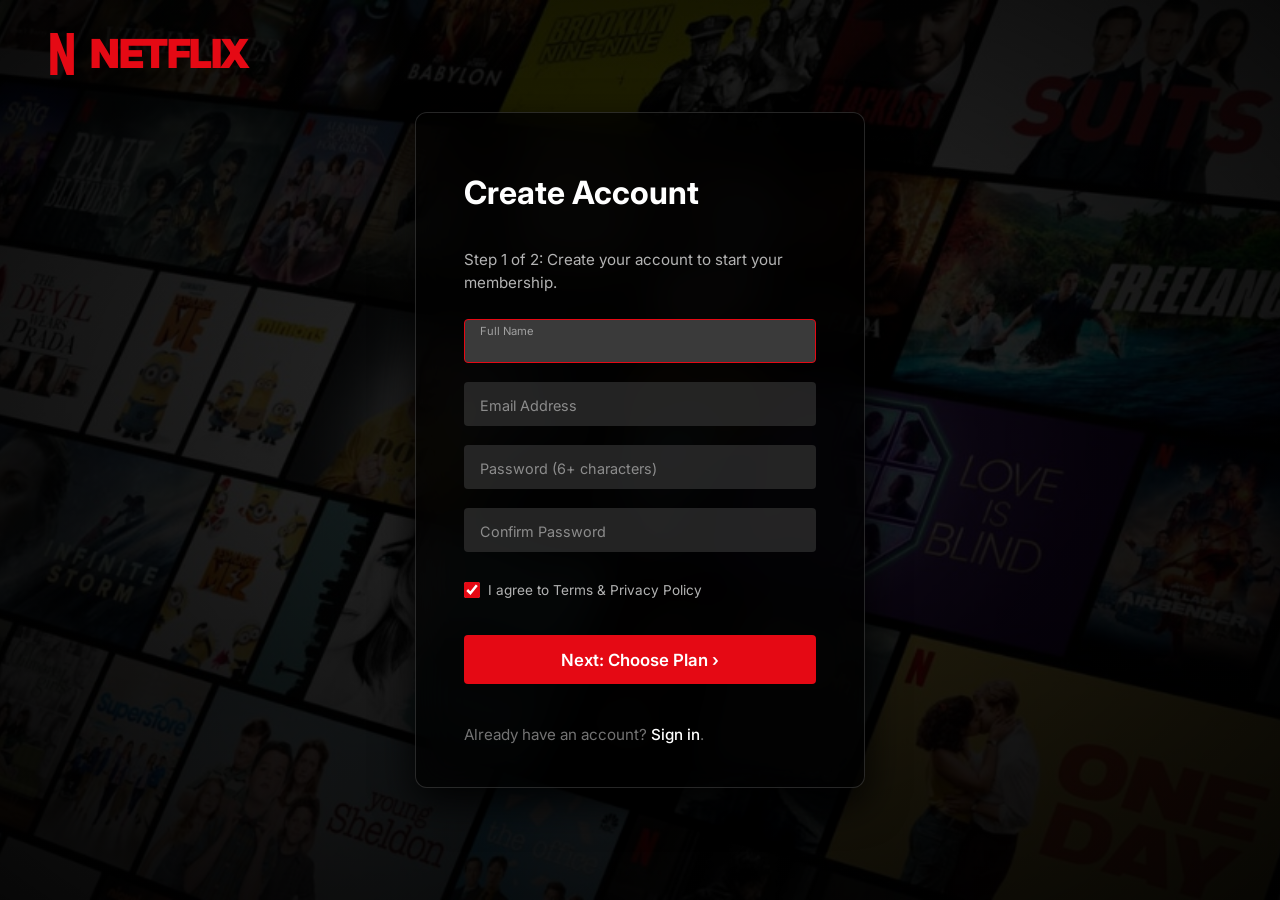
<file: signup.html>
<!DOCTYPE html>
<html lang="en">
<head>
  <meta charset="UTF-8">
  <meta name="viewport" content="width=device-width, initial-scale=1.0">
  <meta name="description" content="Create a Netflix account to watch unlimited movies and TV shows.">
  <title>Netflix - Sign Up</title>

  <link rel="preconnect" href="https://fonts.googleapis.com">
  <link rel="preconnect" href="https://fonts.gstatic.com" crossorigin>
  <link href="https://fonts.googleapis.com/css2?family=Inter:wght@300;400;500;600;700;800;900&display=swap" rel="stylesheet">

  <link rel="stylesheet" href="css/style.css">
  <link rel="stylesheet" href="css/auth.css">
  <link rel="stylesheet" href="css/responsive.css">

  <style>
    .netflix-auth-logo {
      display: flex;
      align-items: center;
      gap: 0.4rem;
      font-size: 2.5rem;
      font-weight: 900;
      color: #E50914;
      letter-spacing: -1.5px;
      text-transform: uppercase;
    }
    .netflix-n-symbol {
      fill: #E50914;
      width: 36px;
      height: 42px;
    }
  </style>
</head>
<body>

  <div class="auth-page">
    <div class="auth-header">
      <a href="index.html" class="netflix-auth-logo">
        <svg class="netflix-n-symbol" viewBox="0 0 24 32">
          <path d="M0 0h5.5l7 18.5V0h5.5v32h-5.5L5.5 13.5V32H0V0z" fill="#E50914"/>
        </svg>
        NETFLIX
      </a>
    </div>

    <div class="auth-card">
      <h1 class="auth-title">Create Account</h1>
      <p style="color: var(--text-muted); font-size: 0.95rem; margin-bottom: 1.5rem;">Step 1 of 2: Create your account to start your membership.</p>

      <form id="signup-form" class="auth-form">
        <div class="form-group">
          <input type="text" id="name" class="form-input" placeholder=" " required autofocus>
          <label for="name" class="form-label">Full Name</label>
        </div>

        <div class="form-group">
          <input type="email" id="email" class="form-input" placeholder=" " required>
          <label for="email" class="form-label">Email Address</label>
        </div>

        <div class="form-group">
          <input type="password" id="password" class="form-input" placeholder=" " required minlength="6">
          <label for="password" class="form-label">Password (6+ characters)</label>
        </div>

        <div class="form-group">
          <input type="password" id="confirm-password" class="form-input" placeholder=" " required>
          <label for="confirm-password" class="form-label">Confirm Password</label>
        </div>

        <div class="form-options">
          <label class="remember-me">
            <input type="checkbox" required checked>
            <span>I agree to Terms & Privacy Policy</span>
          </label>
        </div>

        <button type="submit" class="btn btn-red auth-submit-btn">Next: Choose Plan ›</button>
      </form>

      <div class="auth-footer">
        Already have an account? <a href="login.html">Sign in</a>.
      </div>
    </div>
  </div>

  <script src="js/auth.js"></script>
  <script>
    document.getElementById('signup-form').addEventListener('submit', (e) => {
      e.preventDefault();
      const name = document.getElementById('name').value.trim();
      const email = document.getElementById('email').value.trim();
      const password = document.getElementById('password').value;
      const confirmPassword = document.getElementById('confirm-password').value;

      if (password !== confirmPassword) {
        alert('Passwords do not match. Please try again.');
        return;
      }

      const res = signupUser(name, email, password);
      if (res.success) {
        // Redirect to Membership Plan selection page (Step 2)
        window.location.href = 'plan.html';
      } else {
        alert(res.message);
      }
    });
  </script>
</body>
</html>
</file>
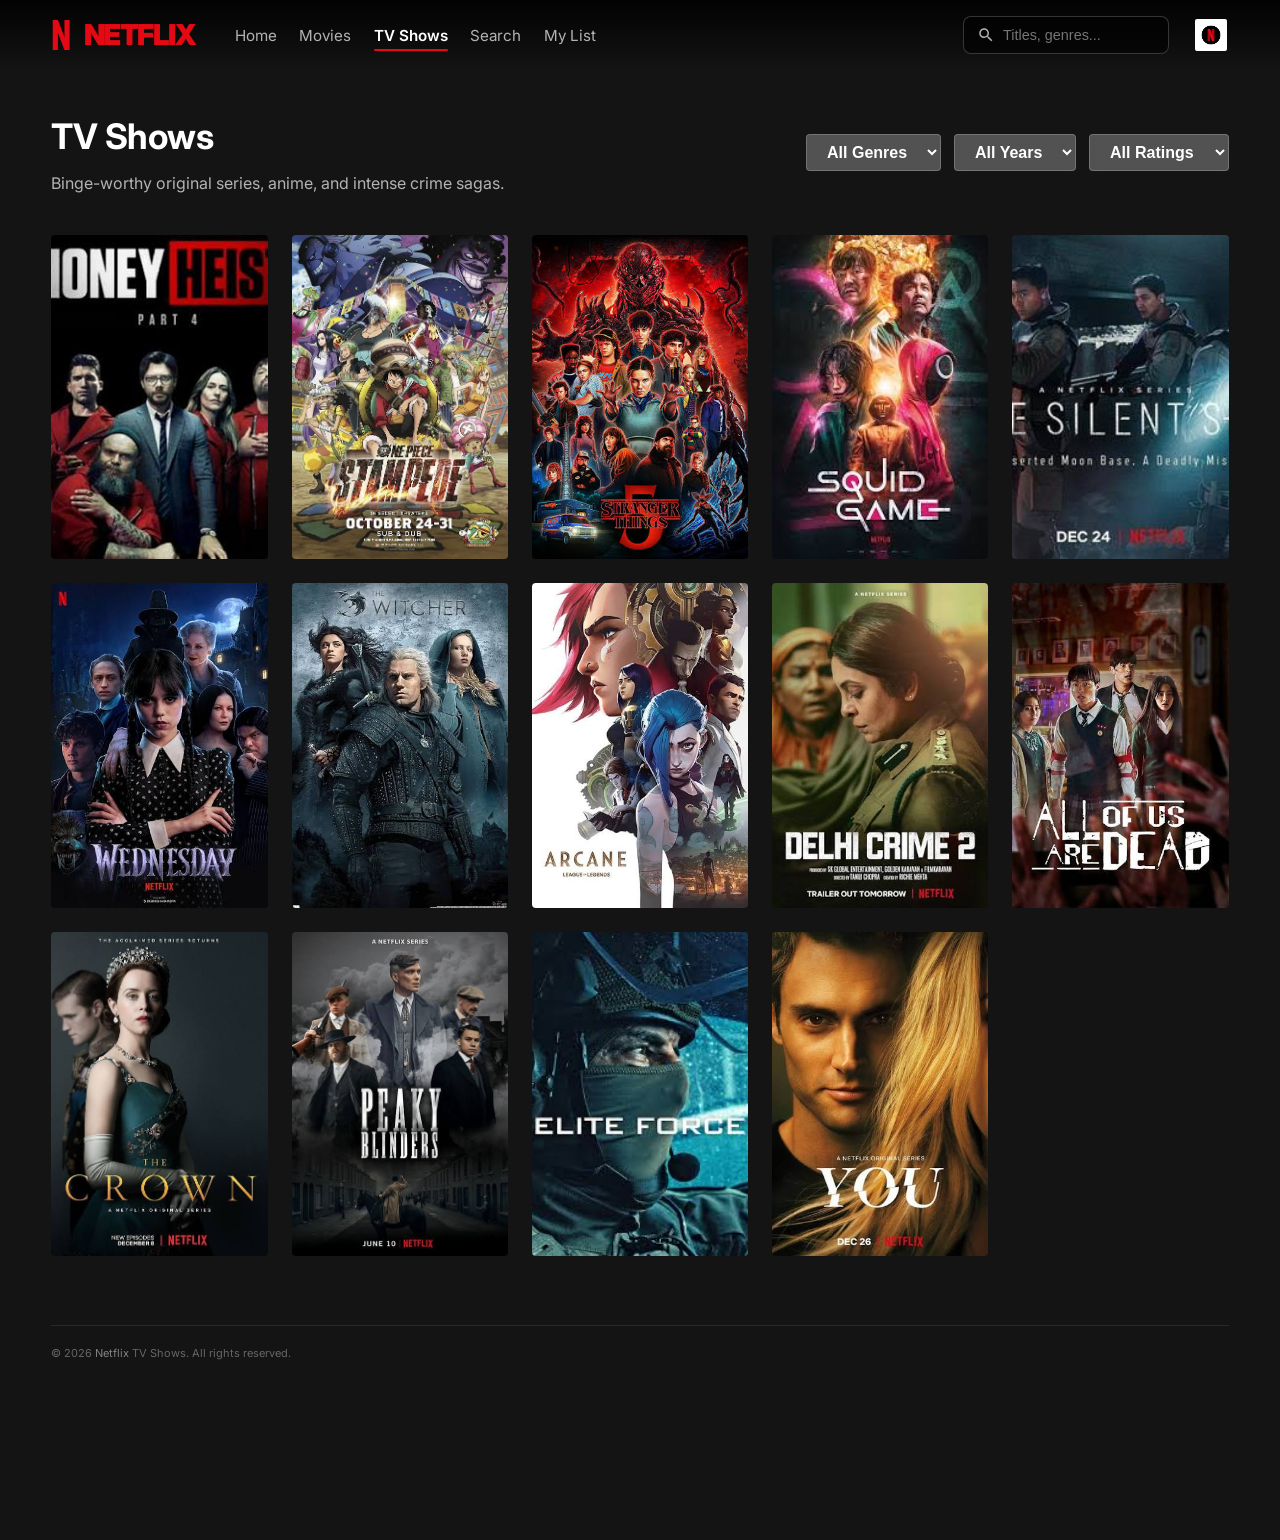
<file: tv-shows.html>
<!DOCTYPE html>
<html lang="en">
<head>
  <meta charset="UTF-8">
  <meta name="viewport" content="width=device-width, initial-scale=1.0">
  <meta name="description" content="Explore TV Shows on Netflix - Binge-worthy series, anime, and dramas.">
  <title>TV Shows - Netflix</title>

  <link rel="preconnect" href="https://fonts.googleapis.com">
  <link rel="preconnect" href="https://fonts.gstatic.com" crossorigin>
  <link href="https://fonts.googleapis.com/css2?family=Inter:wght@300;400;500;600;700;800;900&display=swap" rel="stylesheet">

  <link rel="stylesheet" href="css/style.css">
  <link rel="stylesheet" href="css/navbar.css">
  <link rel="stylesheet" href="css/hero.css">
  <link rel="stylesheet" href="css/cards.css">
  <link rel="stylesheet" href="css/modal.css">
  <link rel="stylesheet" href="css/responsive.css">

  <style>
    .netflix-brand-logo {
      display: flex;
      align-items: center;
      gap: 0.4rem;
      font-size: 1.8rem;
      font-weight: 900;
      color: #E50914;
      letter-spacing: -1.5px;
      text-transform: uppercase;
    }
    .netflix-n-symbol {
      fill: #E50914;
      width: 26px;
      height: 30px;
    }
  </style>
</head>
<body>

  <!-- Navigation Bar -->
  <header class="navbar">
    <div class="nav-left">
      <a href="browse.html" class="netflix-brand-logo">
        <svg class="netflix-n-symbol" viewBox="0 0 24 32">
          <path d="M0 0h5.5l7 18.5V0h5.5v32h-5.5L5.5 13.5V32H0V0z" fill="#E50914"/>
        </svg>
        NETFLIX
      </a>
      <ul class="nav-links">
        <li><a href="browse.html" class="nav-link">Home</a></li>
        <li><a href="movies.html" class="nav-link">Movies</a></li>
        <li><a href="tv-shows.html" class="nav-link active">TV Shows</a></li>
        <li><a href="search.html" class="nav-link">Search</a></li>
        <li><a href="my-list.html" class="nav-link">My List</a></li>
      </ul>
    </div>
    <div class="nav-right">
      <div class="nav-search-box">
        <button class="nav-search-btn" onclick="window.location.href='search.html'"><svg width="18" height="18" viewBox="0 0 24 24" fill="currentColor"><path d="M15.5 14h-.79l-.28-.27C15.41 12.59 16 11.11 16 9.5 16 5.91 13.09 3 9.5 3S3 5.91 3 9.5 5.91 16 9.5 16c1.61 0 3.09-.59 4.23-1.57l.27.28v.79l5 4.99L20.49 19l-4.99-5zm-6 0C7.01 14 5 11.99 5 9.5S7.01 5 9.5 5 14 7.01 14 9.5 11.99 14 9.5 14z"/></svg></button>
        <input type="text" class="nav-search-input" placeholder="Titles, genres...">
      </div>
      <div class="profile-menu-container">
        <div class="profile-trigger">
          <img class="profile-avatar" src="assets/images/logo.jpg" alt="Profile">
        </div>
      </div>
    </div>
  </header>

  <main>
    <div class="page-title-section" style="display:flex; justify-content:space-between; align-items:center; flex-wrap:wrap; gap:1rem;">
      <div>
        <h1 class="page-title">TV Shows</h1>
        <p class="page-subtitle">Binge-worthy original series, anime, and intense crime sagas.</p>
      </div>

      <!-- Filters -->
      <div style="display:flex; gap:0.8rem; flex-wrap:wrap;">
        <select id="genre-filter" class="btn btn-secondary" style="padding:0.5rem 1rem; border:1px solid rgba(255,255,255,0.2); outline:none;">
          <option value="all">All Genres</option>
          <option value="Action">Action</option>
          <option value="Animation">Animation</option>
          <option value="Crime">Crime</option>
          <option value="Drama">Drama</option>
          <option value="Horror">Horror</option>
          <option value="Sci-Fi">Sci-Fi</option>
        </select>

        <select id="year-filter" class="btn btn-secondary" style="padding:0.5rem 1rem; border:1px solid rgba(255,255,255,0.2); outline:none;">
          <option value="all">All Years</option>
          <option value="2025">2025</option>
          <option value="2024">2024</option>
          <option value="2023">2023</option>
        </select>

        <select id="rating-filter" class="btn btn-secondary" style="padding:0.5rem 1rem; border:1px solid rgba(255,255,255,0.2); outline:none;">
          <option value="all">All Ratings</option>
          <option value="8.5">8.5+ Rating</option>
          <option value="8.0">8.0+ Rating</option>
        </select>
      </div>
    </div>

    <!-- TV Shows Cards Grid -->
    <div id="grid-container" class="cards-grid"></div>
  </main>

  <!-- Detailed Modal -->
  <div class="modal-backdrop" id="movie-modal">
    <div class="modal-container">
      <button class="modal-close-btn"><svg viewBox="0 0 24 24" width="20" height="20" fill="currentColor"><path d="M19 6.41L17.59 5 12 10.59 6.41 5 5 6.41 10.59 12 5 17.59 6.41 19 12 13.41 17.59 19 19 17.59 13.41 12z"/></svg></button>
      <div class="modal-hero">
        <button class="modal-mute-btn" aria-label="Mute trailer">
          <svg viewBox="0 0 24 24"><path d="M3 9v6h4l5 5V4L7 9H3zm13.5 3c0-1.77-1.02-3.29-2.5-4.03v8.05c1.48-.74 2.5-2.26 2.5-4.02zm2.5-9.5v2.06c2.89 1.22 5 4.07 5 7.44s-2.11 6.22-5 7.44V21c4.01-1.38 7-5.19 7-9.5S22.01 6.38 19 5z"/></svg>
        </button>
        <div class="modal-hero-overlay">
          <div class="modal-hero-content">
            <h2 class="modal-title">Title</h2>
            <div class="modal-actions">
              <button class="btn btn-primary modal-play-btn"><svg viewBox="0 0 24 24"><path d="M8 5v14l11-7z"/></svg> Play</button>
              <button class="btn btn-secondary modal-list-btn">＋ Add to My List</button>
            </div>
          </div>
        </div>
      </div>
      <div class="modal-body">
        <div>
          <div class="modal-meta-strip"></div>
          <p class="modal-synopsis"></p>
        </div>
        <div class="modal-meta-grid">
          <div class="modal-meta-row"><span class="modal-meta-label">Cast:</span><span class="modal-meta-value modal-cast"></span></div>
          <div class="modal-meta-row"><span class="modal-meta-label">Genres:</span><span class="modal-meta-value modal-genre"></span></div>
          <div class="modal-meta-row"><span class="modal-meta-label">Rating:</span><span class="modal-meta-value modal-rating"></span></div>
        </div>
      </div>
    </div>
  </div>

  <footer>
    <div class="footer-content">
      <div class="footer-copyright">
        <span>© 2026 <span class="footer-brand">Netflix</span> TV Shows. All rights reserved.</span>
      </div>
    </div>
  </footer>

  <script src="js/data.js"></script>
  <script src="js/auth.js"></script>
  <script src="js/mylist.js"></script>
  <script src="js/player.js"></script>
  <script src="js/movies.js"></script>
  <script src="js/app.js"></script>
  <script>
    document.addEventListener('DOMContentLoaded', () => {
      initGridPage('tv');
    });
  </script>
</body>
</html>
</file>
<file: css/style.css>
/* ==========================================================================
   NETFLIX DESIGN SYSTEM - BASE STYLES & VARIABLES
   ========================================================================== */

:root {
  /* Brand Color Palette */
  --bg-dark: #141414;
  --bg-card: #181818;
  --bg-secondary: #232323;
  --bg-glass: rgba(20, 20, 20, 0.85);
  
  --primary-red: #E50914;
  --primary-red-hover: #F40612;
  --accent-gold: #FFD700;
  
  --text-main: #FFFFFF;
  --text-muted: #B3B3B3;
  --text-subtle: #757575;

  --border-color: rgba(255, 255, 255, 0.15);
  --glass-border: rgba(255, 255, 255, 0.1);
  --shadow-main: 0 10px 30px rgba(0, 0, 0, 0.8);
  --glow-red: 0 0 20px rgba(229, 9, 20, 0.5);

  /* Typography */
  --font-family: 'Inter', -apple-system, BlinkMacSystemFont, 'Segoe UI', Roboto, Helvetica, Arial, sans-serif;
  
  /* Transitions */
  --transition-fast: 0.2s cubic-bezier(0.4, 0, 0.2, 1);
  --transition-normal: 0.3s cubic-bezier(0.4, 0, 0.2, 1);
  --transition-slow: 0.5s cubic-bezier(0.4, 0, 0.2, 1);

  /* Layout Constants */
  --navbar-height: 70px;
  --container-padding: 4%;
  --border-radius-sm: 4px;
  --border-radius-md: 8px;
  --border-radius-lg: 12px;
  --border-radius-circle: 50%;
}

/* Base Reset */
*, *::before, *::after {
  box-sizing: border-box;
  margin: 0;
  padding: 0;
}

html {
  scroll-behavior: smooth;
  font-size: 16px;
  background-color: var(--bg-dark);
  height: 100%;
}

body {
  font-family: var(--font-family);
  background-color: var(--bg-dark);
  color: var(--text-main);
  line-height: 1.5;
  overflow-x: hidden;
  min-height: 100vh;
  display: flex;
  flex-direction: column;
  -webkit-font-smoothing: antialiased;
}

main {
  flex: 1 0 auto;
  padding-top: var(--navbar-height);
}

/* Custom Scrollbar */
::-webkit-scrollbar {
  width: 8px;
  height: 8px;
}
::-webkit-scrollbar-track {
  background: #0b0b0b;
}
::-webkit-scrollbar-thumb {
  background: #333;
  border-radius: 4px;
}
::-webkit-scrollbar-thumb:hover {
  background: var(--primary-red);
}

/* Links & Buttons Reset */
a {
  color: inherit;
  text-decoration: none;
}

button {
  font-family: inherit;
  border: none;
  background: none;
  cursor: pointer;
  outline: none;
}

img {
  max-width: 100%;
  height: auto;
  display: block;
}

/* Utility Layout Classes */
.container {
  width: 100%;
  max-width: 1600px;
  margin: 0 auto;
  padding: 0 var(--container-padding);
}

.page-title-section {
  padding: 2.5rem var(--container-padding) 1rem;
}

.page-title {
  font-size: 2.2rem;
  font-weight: 700;
  letter-spacing: -0.5px;
  color: var(--text-main);
}

.page-subtitle {
  color: var(--text-muted);
  font-size: 1rem;
  margin-top: 0.5rem;
}

/* Buttons */
.btn {
  display: inline-flex;
  align-items: center;
  justify-content: center;
  gap: 0.6rem;
  padding: 0.75rem 1.6rem;
  font-size: 1rem;
  font-weight: 600;
  border-radius: var(--border-radius-sm);
  transition: all var(--transition-fast);
  cursor: pointer;
  user-select: none;
  white-space: nowrap;
}

.btn-primary {
  background-color: var(--text-main);
  color: #000;
}
.btn-primary:hover {
  background-color: rgba(255, 255, 255, 0.85);
  transform: translateY(-2px);
}

.btn-secondary {
  background-color: rgba(109, 109, 110, 0.7);
  color: var(--text-main);
  backdrop-filter: blur(10px);
}
.btn-secondary:hover {
  background-color: rgba(109, 109, 110, 0.4);
  transform: translateY(-2px);
}

.btn-red {
  background-color: var(--primary-red);
  color: var(--text-main);
}
.btn-red:hover {
  background-color: var(--primary-red-hover);
  box-shadow: var(--glow-red);
  transform: translateY(-2px);
}

.btn-icon {
  width: 44px;
  height: 44px;
  padding: 0;
  border-radius: var(--border-radius-circle);
  border: 1px solid rgba(255, 255, 255, 0.3);
  background: rgba(0, 0, 0, 0.5);
  color: #fff;
  transition: all var(--transition-fast);
}
.btn-icon:hover {
  border-color: #fff;
  background: rgba(255, 255, 255, 0.2);
  transform: scale(1.1);
}

.btn svg {
  width: 20px;
  height: 20px;
  fill: currentColor;
}

/* Badges */
.badge {
  display: inline-block;
  padding: 0.25rem 0.6rem;
  font-size: 0.75rem;
  font-weight: 700;
  border-radius: 3px;
  text-transform: uppercase;
  letter-spacing: 0.5px;
}
.badge-red {
  background-color: var(--primary-red);
  color: #fff;
}
.badge-outline {
  border: 1px solid var(--text-muted);
  color: var(--text-muted);
}
.badge-match {
  color: #46d369;
  font-weight: 700;
}

/* Toast Notification */
.toast-container {
  position: fixed;
  bottom: 2rem;
  right: 2rem;
  z-index: 9999;
  display: flex;
  flex-direction: column;
  gap: 0.8rem;
  pointer-events: none;
}

.toast {
  pointer-events: auto;
  background: var(--bg-glass);
  border: 1px solid var(--border-color);
  backdrop-filter: blur(16px);
  color: #fff;
  padding: 0.9rem 1.4rem;
  border-radius: var(--border-radius-md);
  box-shadow: 0 8px 24px rgba(0,0,0,0.6);
  display: flex;
  align-items: center;
  gap: 0.8rem;
  font-size: 0.95rem;
  animation: slideInUp 0.3s ease forwards;
}

@keyframes slideInUp {
  from { opacity: 0; transform: translateY(20px); }
  to { opacity: 1; transform: translateY(0); }
}

/* Netflix Landing Page Styles with Background Overlay */
.landing-hero {
  position: relative;
  min-height: 88vh;
  display: flex;
  flex-direction: column;
  align-items: center;
  justify-content: center;
  text-align: center;
  background: 
    linear-gradient(180deg, rgba(0, 0, 0, 0.75) 0%, rgba(0, 0, 0, 0.45) 50%, rgba(20, 20, 20, 1) 100%),
    radial-gradient(ellipse at center, rgba(0, 0, 0, 0.1) 0%, rgba(0, 0, 0, 0.75) 100%),
    url('../assets/images/netflix_bg.jpg') center/cover no-repeat;
  padding: 5rem 1.5rem 3rem;
  margin-top: calc(-1 * var(--navbar-height));
}

.landing-hero-content {
  max-width: 800px;
  z-index: 2;
}

.landing-title {
  font-size: 3.5rem;
  font-weight: 900;
  line-height: 1.15;
  margin-bottom: 1rem;
  letter-spacing: -1px;
  text-shadow: 0 4px 12px rgba(0,0,0,0.8);
}

.landing-subtitle {
  font-size: 1.4rem;
  font-weight: 500;
  margin-bottom: 1.5rem;
  color: #e5e5e5;
  text-shadow: 0 2px 8px rgba(0,0,0,0.8);
}

.landing-cta-text {
  font-size: 1.1rem;
  color: #cccccc;
  margin-bottom: 1.2rem;
  text-shadow: 0 2px 6px rgba(0,0,0,0.8);
}

.email-form-container {
  display: flex;
  align-items: center;
  justify-content: center;
  gap: 0.8rem;
  max-width: 650px;
  margin: 0 auto;
  flex-wrap: wrap;
}

.email-input {
  flex: 1;
  min-width: 280px;
  padding: 1.1rem 1.2rem;
  background: rgba(15, 15, 15, 0.75);
  border: 1px solid rgba(255, 255, 255, 0.4);
  border-radius: var(--border-radius-sm);
  color: #fff;
  font-size: 1.1rem;
  outline: none;
  backdrop-filter: blur(10px);
}

.email-input:focus {
  border-color: #fff;
  box-shadow: 0 0 10px rgba(255, 255, 255, 0.3);
}

.btn-get-started {
  padding: 1.1rem 2rem;
  font-size: 1.3rem;
  font-weight: 700;
  background-color: var(--primary-red);
  color: #fff;
  border-radius: var(--border-radius-sm);
  display: inline-flex;
  align-items: center;
  gap: 0.5rem;
}

.btn-get-started:hover {
  background-color: var(--primary-red-hover);
  box-shadow: var(--glow-red);
}

/* Reasons to Join Cards */
.reasons-section {
  padding: 4rem var(--container-padding);
}

.reasons-grid {
  display: grid;
  grid-template-columns: repeat(auto-fit, minmax(250px, 1fr));
  gap: 1.5rem;
  margin-top: 2rem;
}

.reason-card {
  background: linear-gradient(149deg, #192247 0%, #210e17 96%);
  border-radius: var(--border-radius-lg);
  padding: 2rem 1.5rem;
  position: relative;
  overflow: hidden;
  display: flex;
  flex-direction: column;
  justify-content: space-between;
  min-height: 220px;
  box-shadow: 0 8px 24px rgba(0, 0, 0, 0.5);
  border: 1px solid rgba(255, 255, 255, 0.08);
}

.reason-title {
  font-size: 1.4rem;
  font-weight: 700;
  margin-bottom: 0.8rem;
  color: #fff;
}

.reason-desc {
  font-size: 0.95rem;
  color: var(--text-muted);
  line-height: 1.5;
}

.reason-icon {
  align-self: flex-end;
  margin-top: 1rem;
}

.reason-icon svg {
  width: 48px;
  height: 48px;
  fill: var(--primary-red);
}

/* FAQ Accordion Section */
.faq-section {
  padding: 4rem var(--container-padding);
  max-width: 1000px;
  margin: 0 auto;
}

.faq-title {
  font-size: 2.2rem;
  font-weight: 800;
  text-align: center;
  margin-bottom: 2rem;
}

.faq-list {
  display: flex;
  flex-direction: column;
  gap: 0.6rem;
}

.faq-item {
  background-color: #2d2d2d;
  border-radius: var(--border-radius-sm);
  overflow: hidden;
  transition: background-color var(--transition-fast);
}

.faq-item:hover {
  background-color: #414141;
}

.faq-question {
  width: 100%;
  padding: 1.5rem;
  display: flex;
  justify-content: space-between;
  align-items: center;
  font-size: 1.4rem;
  font-weight: 500;
  color: #fff;
  text-align: left;
}

.faq-toggle-icon {
  font-size: 2rem;
  line-height: 1;
  transition: transform var(--transition-fast);
}

.faq-item.active .faq-toggle-icon {
  transform: rotate(45deg);
}

.faq-answer {
  max-height: 0;
  overflow: hidden;
  transition: max-height var(--transition-normal) ease-out, padding var(--transition-normal);
  padding: 0 1.5rem;
  font-size: 1.1rem;
  color: #e5e5e5;
  line-height: 1.6;
  border-top: 1px solid rgba(0, 0, 0, 0.2);
}

.faq-item.active .faq-answer {
  max-height: 600px;
  padding: 1.5rem;
}

/* Footer Section */
/* =========================================================
   COMPACT NETFLIX FOOTER
   ========================================================= */

/* =========================================================
   FULL-WIDTH NETFLIX FOOTER
   ========================================================= */

footer {
    width: 100%;
    min-height: 260px;
    background: #141414;
    margin: 0;
    padding: 45px 0 30px;
    box-sizing: border-box;
}

.footer-content {
    width: 100%;
    max-width: none;
    margin: 0;
    padding: 0 4%;
    box-sizing: border-box;
}

/* Social icons */

.social-links {
    width: 100%;
    display: flex;
    align-items: center;
    gap: 18px;
    margin-bottom: 25px;
}

.social-links a {
    display: flex;
    align-items: center;
    justify-content: center;
    width: 22px;
    height: 22px;
}

.social-icon {
    width: 20px;
    height: 20px;
    fill: #b3b3b3;
    transition: fill 0.2s ease;
}

.social-links a:hover .social-icon {
    fill: #ffffff;
}

/* Footer links */

.footer-links {
    width: 100%;
    display: grid;
    grid-template-columns: repeat(4, 1fr);
    gap: 14px 40px;
    margin-bottom: 30px;
}

.footer-links a {
    color: #808080;
    font-size: 13px;
    line-height: 1.4;
    text-decoration: none;
}

.footer-links a:hover {
    color: #b3b3b3;
    text-decoration: underline;
}

/* Bottom copyright */

.footer-copyright {
    width: 100%;
    display: flex;
    justify-content: space-between;
    align-items: center;
    gap: 20px;
    padding-top: 20px;
    border-top: 1px solid #2a2a2a;
    color: #666;
    font-size: 11px;
    line-height: 1.4;
}

.footer-brand {
    color: #808080;
}

/* Tablet */

@media (max-width: 768px) {

    footer {
        padding: 35px 0 25px;
    }

    .footer-content {
        padding: 0 5%;
    }

    .footer-links {
        grid-template-columns: repeat(2, 1fr);
        gap: 14px 25px;
    }

    .footer-copyright {
        flex-direction: column;
        align-items: flex-start;
        gap: 8px;
    }
}

/* Mobile */

@media (max-width: 480px) {

    .footer-links {
        grid-template-columns: 1fr;
    }

}
</file>
<file: css/navbar.css>
/* ==========================================================================
   NETFLIX NAVIGATION BAR & NOTIFICATION DRAWER STYLES
   ========================================================================== */

.navbar {
  position: fixed;
  top: 0;
  left: 0;
  width: 100%;
  height: var(--navbar-height);
  z-index: 1000;
  display: flex;
  align-items: center;
  justify-content: space-between;
  padding: 0 var(--container-padding);
  background: linear-gradient(180deg, rgba(0, 0, 0, 0.9) 0%, rgba(0, 0, 0, 0) 100%);
  transition: background-color var(--transition-normal), box-shadow var(--transition-normal);
}

.navbar.scrolled {
  background-color: var(--bg-dark);
  box-shadow: 0 4px 20px rgba(0, 0, 0, 0.6);
}

/* Nav Left: Brand & Menu Links */
.nav-left {
  display: flex;
  align-items: center;
  gap: 2.5rem;
}

.brand-logo {
  display: flex;
  align-items: center;
  gap: 0.5rem;
  font-size: 1.8rem;
  font-weight: 900;
  color: var(--primary-red);
  letter-spacing: -1px;
  text-transform: uppercase;
}

.brand-logo svg {
  width: 32px;
  height: 32px;
  fill: var(--primary-red);
}

.nav-links {
  display: flex;
  align-items: center;
  gap: 1.4rem;
  list-style: none;
}

.nav-link {
  font-size: 0.95rem;
  color: var(--text-muted);
  font-weight: 400;
  transition: color var(--transition-fast);
  position: relative;
}

.nav-link:hover,
.nav-link.active {
  color: var(--text-main);
  font-weight: 600;
}

.nav-link.active::after {
  content: '';
  position: absolute;
  bottom: -6px;
  left: 0;
  width: 100%;
  height: 2px;
  background-color: var(--primary-red);
  border-radius: 2px;
}

/* Nav Right: Actions */
.nav-right {
  display: flex;
  align-items: center;
  gap: 1.5rem;
}

/* Navbar Search Input */
.nav-search-box {
  display: flex;
  align-items: center;
  background: rgba(0, 0, 0, 0.6);
  border: 1px solid rgba(255, 255, 255, 0.2);
  border-radius: var(--border-radius-md);
  padding: 0.3rem 0.8rem;
  transition: all var(--transition-fast);
}

.nav-search-box:focus-within {
  border-color: var(--primary-red);
  box-shadow: 0 0 10px rgba(229, 9, 20, 0.3);
  background: rgba(0, 0, 0, 0.9);
}

.nav-search-input {
  background: transparent;
  border: none;
  color: var(--text-main);
  font-size: 0.9rem;
  padding: 0.3rem 0.5rem;
  width: 160px;
  outline: none;
}

.nav-search-btn {
  color: var(--text-muted);
  display: flex;
  align-items: center;
}

.nav-search-btn:hover {
  color: var(--text-main);
}

/* Notification Bell & Interactive Drawer */
.notification-container {
  position: relative;
}

.notification-trigger {
  position: relative;
  cursor: pointer;
  color: var(--text-main);
  display: flex;
  align-items: center;
}

.notification-badge {
  position: absolute;
  top: -4px;
  right: -4px;
  background-color: var(--primary-red);
  color: #fff;
  font-size: 0.65rem;
  font-weight: 700;
  width: 16px;
  height: 16px;
  border-radius: 50%;
  display: flex;
  align-items: center;
  justify-content: center;
  transition: transform var(--transition-fast);
}

.notification-drawer {
  position: absolute;
  top: calc(100% + 12px);
  right: -60px;
  width: 360px;
  background: var(--bg-card);
  border: 1px solid var(--border-color);
  border-radius: var(--border-radius-md);
  box-shadow: var(--shadow-main);
  opacity: 0;
  visibility: hidden;
  transform: translateY(10px);
  transition: all var(--transition-fast);
  z-index: 1100;
  overflow: hidden;
}

.notification-container.open .notification-drawer {
  opacity: 1;
  visibility: visible;
  transform: translateY(0);
}

.notification-header {
  display: flex;
  align-items: center;
  justify-content: space-between;
  padding: 1rem 1.2rem;
  border-bottom: 1px solid var(--border-color);
  background: rgba(0, 0, 0, 0.4);
}

.notification-header h3 {
  font-size: 1rem;
  font-weight: 700;
  color: #fff;
}

.mark-read-btn {
  font-size: 0.8rem;
  color: var(--primary-red);
  font-weight: 600;
  cursor: pointer;
}
.mark-read-btn:hover {
  text-decoration: underline;
}

.notification-list {
  max-height: 380px;
  overflow-y: auto;
}

.notification-item {
  display: flex;
  align-items: center;
  gap: 1rem;
  padding: 0.9rem 1.2rem;
  border-bottom: 1px solid rgba(255, 255, 255, 0.05);
  transition: background var(--transition-fast);
  cursor: pointer;
}

.notification-item:hover {
  background: rgba(255, 255, 255, 0.08);
}

.notification-item.unread {
  background: rgba(229, 9, 20, 0.08);
}

.notification-thumb {
  width: 70px;
  height: 42px;
  object-fit: cover;
  border-radius: 4px;
}

.notification-info {
  flex: 1;
}

.notification-text {
  font-size: 0.85rem;
  color: #e5e5e5;
  line-height: 1.3;
}

.notification-time {
  font-size: 0.75rem;
  color: var(--text-subtle);
  margin-top: 0.2rem;
}

/* User Profile Menu */
.profile-menu-container {
  position: relative;
}

.profile-trigger {
  display: flex;
  align-items: center;
  gap: 0.6rem;
  cursor: pointer;
}

.profile-avatar {
  width: 36px;
  height: 36px;
  border-radius: 4px;
  object-fit: cover;
  border: 2px solid transparent;
  transition: border-color var(--transition-fast);
}

.profile-trigger:hover .profile-avatar {
  border-color: var(--text-main);
}

.dropdown-arrow {
  width: 12px;
  height: 12px;
  fill: var(--text-main);
  transition: transform var(--transition-fast);
}

.profile-menu-container:hover .dropdown-arrow {
  transform: rotate(180deg);
}

/* Profile Dropdown Box */
.profile-dropdown {
  position: absolute;
  top: calc(100% + 12px);
  right: 0;
  width: 220px;
  background: var(--bg-card);
  border: 1px solid var(--border-color);
  border-radius: var(--border-radius-md);
  box-shadow: var(--shadow-main);
  padding: 0.8rem 0;
  opacity: 0;
  visibility: hidden;
  transform: translateY(10px);
  transition: all var(--transition-fast);
  z-index: 1100;
}

.profile-menu-container:hover .profile-dropdown,
.profile-dropdown.show {
  opacity: 1;
  visibility: visible;
  transform: translateY(0);
}

.dropdown-profiles {
  border-bottom: 1px solid var(--border-color);
  padding-bottom: 0.5rem;
  margin-bottom: 0.5rem;
}

.dropdown-item {
  display: flex;
  align-items: center;
  gap: 0.8rem;
  padding: 0.6rem 1.2rem;
  font-size: 0.9rem;
  color: var(--text-muted);
  transition: background var(--transition-fast), color var(--transition-fast);
  cursor: pointer;
}

.dropdown-item:hover {
  background-color: rgba(255, 255, 255, 0.1);
  color: var(--text-main);
}

.dropdown-item svg {
  width: 18px;
  height: 18px;
  fill: currentColor;
}

/* Mobile Toggle */
.mobile-nav-toggle {
  display: none;
  flex-direction: column;
  justify-content: space-between;
  width: 26px;
  height: 20px;
  cursor: pointer;
}

.mobile-nav-toggle span {
  display: block;
  height: 2.5px;
  width: 100%;
  background-color: var(--text-main);
  border-radius: 2px;
  transition: all var(--transition-fast);
}
</file>
<file: css/hero.css>
/* ==========================================================================
   STREAMFLIX HERO BANNER STYLES
   ========================================================================== */

.hero {
  position: relative;
  width: 100%;
  height: 85vh;
  min-height: 550px;
  max-height: 850px;
  display: flex;
  align-items: center;
  margin-top: calc(-1 * var(--navbar-height));
  background-size: cover;
  background-position: center top;
  background-repeat: no-repeat;
  overflow: hidden;
}

/* Multi-layer Cinematic Gradient Overlay */
.hero-overlay {
  position: absolute;
  inset: 0;
  background: 
    linear-gradient(180deg, rgba(20, 20, 20, 0.4) 0%, rgba(20, 20, 20, 0.95) 100%),
    linear-gradient(90deg, rgba(20, 20, 20, 0.9) 0%, rgba(20, 20, 20, 0.5) 45%, rgba(20, 20, 20, 0) 100%);
  z-index: 1;
}

.hero-container {
  position: relative;
  z-index: 2;
  width: 100%;
  max-width: 800px;
  padding: 0 var(--container-padding);
  margin-top: 4rem;
}

/* Featured Badge */
.hero-badge-container {
  display: flex;
  align-items: center;
  gap: 0.8rem;
  margin-bottom: 1rem;
}

.hero-type-badge {
  background-color: var(--primary-red);
  color: #fff;
  font-size: 0.75rem;
  font-weight: 800;
  padding: 0.25rem 0.6rem;
  border-radius: 2px;
  letter-spacing: 1px;
}

.hero-meta-badge {
  color: var(--accent-gold);
  font-size: 0.85rem;
  font-weight: 700;
}

/* Hero Typography */
.hero-title {
  font-size: 3.8rem;
  font-weight: 900;
  line-height: 1.1;
  letter-spacing: -1.5px;
  margin-bottom: 1.2rem;
  text-shadow: 0 4px 12px rgba(0,0,0,0.8);
  background: linear-gradient(180deg, #FFFFFF 0%, #E0E0E0 100%);
  -webkit-background-clip: text;
  -webkit-text-fill-color: transparent;
}

.hero-meta {
  display: flex;
  align-items: center;
  gap: 1rem;
  font-size: 0.95rem;
  color: var(--text-muted);
  margin-bottom: 1.2rem;
}

.hero-meta-item {
  display: flex;
  align-items: center;
  gap: 0.4rem;
}

.hero-rating {
  color: #46d369;
  font-weight: 700;
}

.hero-maturity {
  border: 1px solid var(--text-subtle);
  padding: 0.1rem 0.4rem;
  border-radius: 2px;
  font-size: 0.8rem;
}

.hero-description {
  font-size: 1.15rem;
  line-height: 1.6;
  color: #e5e5e5;
  margin-bottom: 2rem;
  max-width: 680px;
  text-shadow: 0 2px 4px rgba(0,0,0,0.9);
  display: -webkit-box;
  -webkit-line-clamp: 3;
  -webkit-box-orient: vertical;
  overflow: hidden;
}

/* Action Buttons */
.hero-actions {
  display: flex;
  align-items: center;
  gap: 1.2rem;
  flex-wrap: wrap;
}

.hero-btn {
  font-size: 1.05rem;
  padding: 0.85rem 1.8rem;
  border-radius: var(--border-radius-sm);
  box-shadow: 0 4px 12px rgba(0, 0, 0, 0.4);
}
</file>
<file: css/cards.css>
/* ==========================================================================
   NETFLIX CARDS & HORIZONTAL ROWS STYLES
   ========================================================================== */

.content-section {
  padding: 1.5rem 0;
  position: relative;
  z-index: 10;
}

.row-header {
  display: flex;
  align-items: flex-end;
  justify-content: space-between;
  padding: 0 var(--container-padding);
  margin-bottom: 0.8rem;
}

.row-title {
  font-size: 1.35rem;
  font-weight: 700;
  color: var(--text-main);
  letter-spacing: -0.3px;
  display: flex;
  align-items: center;
  gap: 0.6rem;
}

.row-see-all {
  font-size: 0.85rem;
  font-weight: 600;
  color: var(--primary-red);
  transition: opacity var(--transition-fast);
}

.row-see-all:hover {
  opacity: 0.8;
  text-decoration: underline;
}

/* Horizontal Scroll Container */
.row-wrapper {
  position: relative;
  width: 100%;
}

.row-container {
  display: flex;
  gap: 0.8rem;
  overflow-x: auto;
  overflow-y: hidden;
  padding: 1.5rem var(--container-padding);
  scroll-behavior: smooth;
  scrollbar-width: none; /* Firefox */
}

.row-container::-webkit-scrollbar {
  display: none; /* Chrome, Safari, Opera */
}

/* Scroll Arrows */
.scroll-arrow {
  position: absolute;
  top: 0;
  bottom: 0;
  width: 3.5rem;
  background: rgba(0, 0, 0, 0.7);
  z-index: 20;
  display: flex;
  align-items: center;
  justify-content: center;
  cursor: pointer;
  opacity: 0;
  transition: opacity var(--transition-fast), background var(--transition-fast);
}

.row-wrapper:hover .scroll-arrow {
  opacity: 1;
}

.scroll-arrow:hover {
  background: rgba(0, 0, 0, 0.9);
}

.scroll-arrow.left {
  left: 0;
  border-top-right-radius: 4px;
  border-bottom-right-radius: 4px;
}

.scroll-arrow.right {
  right: 0;
  border-top-left-radius: 4px;
  border-bottom-left-radius: 4px;
}

.scroll-arrow svg {
  width: 24px;
  height: 24px;
  fill: #fff;
}

/* Movie Card */
.movie-card {
  flex: 0 0 220px;
  position: relative;
  border-radius: var(--border-radius-sm);
  background-color: var(--bg-card);
  cursor: pointer;
  transition: transform var(--transition-normal), box-shadow var(--transition-normal);
  user-select: none;
}

.movie-card-poster {
  width: 100%;
  aspect-ratio: 2 / 3;
  object-fit: cover;
  border-radius: var(--border-radius-sm);
  background-color: var(--bg-secondary);
}

/* Top 10 Numbered Card Layout */
.top10-card-wrapper {
  flex: 0 0 260px;
  position: relative;
  display: flex;
  align-items: center;
}

.top10-rank-number {
  font-size: 8rem;
  font-weight: 900;
  line-height: 0.8;
  color: #000;
  -webkit-text-stroke: 4px #595959;
  position: absolute;
  left: -20px;
  bottom: 0;
  z-index: 5;
  user-select: none;
  pointer-events: none;
  font-family: var(--font-family);
}

.top10-card-wrapper .movie-card {
  flex: 0 0 190px;
  margin-left: auto;
}

/* Continue Watching Progress Bar */
.card-progress-bar {
  width: 100%;
  height: 4px;
  background: rgba(255, 255, 255, 0.3);
  position: absolute;
  bottom: 0;
  left: 0;
  border-bottom-left-radius: var(--border-radius-sm);
  border-bottom-right-radius: var(--border-radius-sm);
  overflow: hidden;
}

.card-progress-fill {
  height: 100%;
  background-color: var(--primary-red);
}

/* Card Hover Overlay Container */
.card-hover-overlay {
  position: absolute;
  inset: 0;
  background: linear-gradient(180deg, rgba(0,0,0,0) 0%, rgba(0,0,0,0.85) 60%, rgba(0,0,0,0.98) 100%);
  border-radius: var(--border-radius-sm);
  padding: 1rem;
  display: flex;
  flex-direction: column;
  justify-content: flex-end;
  opacity: 0;
  transition: opacity var(--transition-normal);
}

.movie-card:hover {
  transform: scale(1.1) translateY(-6px);
  z-index: 30;
  box-shadow: 0 12px 28px rgba(0, 0, 0, 0.9);
}

.movie-card:hover .card-hover-overlay {
  opacity: 1;
}

.card-hover-title {
  font-size: 1rem;
  font-weight: 700;
  color: #fff;
  margin-bottom: 0.3rem;
  line-height: 1.2;
}

.card-hover-meta {
  display: flex;
  align-items: center;
  gap: 0.5rem;
  font-size: 0.75rem;
  color: var(--text-muted);
  margin-bottom: 0.6rem;
}

.card-hover-actions {
  display: flex;
  align-items: center;
  gap: 0.5rem;
}

.card-btn {
  width: 32px;
  height: 32px;
  border-radius: 50%;
  display: flex;
  align-items: center;
  justify-content: center;
  background: rgba(255, 255, 255, 0.2);
  border: 1px solid rgba(255, 255, 255, 0.4);
  color: #fff;
  transition: all var(--transition-fast);
}

.card-btn:hover {
  background: #fff;
  color: #000;
  transform: scale(1.1);
}

.card-btn-play {
  background: #fff;
  color: #000;
}

.card-btn-play:hover {
  background: #e6e6e6;
}

.card-btn svg {
  width: 14px;
  height: 14px;
  fill: currentColor;
}

#movie-hover-preview {
  position: fixed;
  z-index: 1200;
  pointer-events: none;
  opacity: 0;
  transform: scale(0.9) translateY(14px);
  transition: opacity 0.25s ease, transform 0.25s ease;
}

#movie-hover-preview.show {
  opacity: 1;
  pointer-events: auto;
  transform: scale(1) translateY(0);
}

.hover-preview-card {
  width: 300px;
  background: rgba(20, 20, 20, 0.96);
  border: 1px solid rgba(255, 255, 255, 0.12);
  border-radius: 12px;
  overflow: hidden;
  box-shadow: 0 20px 40px rgba(0, 0, 0, 0.45);
}

.hover-preview-video-shell {
  position: relative;
  height: 170px;
  background: #000;
}

.hover-preview-video {
  width: 100%;
  height: 100%;
  object-fit: cover;
  display: block;
}

.hover-preview-title {
  position: absolute;
  left: 1rem;
  bottom: 0.9rem;
  font-size: 1.1rem;
  font-weight: 800;
  letter-spacing: 0.04em;
  text-transform: uppercase;
  color: #fff;
  text-shadow: 0 2px 10px rgba(0,0,0,0.7);
}

.hover-preview-mute {
  position: absolute;
  top: 0.75rem;
  right: 0.75rem;
  width: 30px;
  height: 30px;
  border-radius: 50%;
  display: flex;
  align-items: center;
  justify-content: center;
  background: rgba(0, 0, 0, 0.45);
  border: 1px solid rgba(255,255,255,0.35);
  color: #fff;
}

.hover-preview-mute svg,
.hover-preview-action svg,
.hover-preview-expand svg {
  width: 16px;
  height: 16px;
  fill: currentColor;
}

.hover-preview-mute.muted {
  opacity: 0.8;
}

.hover-preview-controls {
  display: flex;
  align-items: center;
  gap: 0.5rem;
  padding: 0.8rem 0.8rem 0.4rem;
}

.hover-preview-action {
  width: 34px;
  height: 34px;
  border-radius: 50%;
  display: flex;
  align-items: center;
  justify-content: center;
  background: rgba(255,255,255,0.12);
  border: 1px solid rgba(255,255,255,0.25);
  color: #fff;
}

.hover-preview-action:hover {
  background: #fff;
  color: #000;
}

.hover-preview-play {
  background: #fff;
  color: #000;
}

.hover-preview-expand {
  margin-left: auto;
}

.hover-preview-progress {
  padding: 0 0.8rem 0.8rem;
}

.hover-preview-progress-bar {
  position: relative;
  width: 100%;
  height: 3px;
  background: rgba(255,255,255,0.2);
  border-radius: 999px;
  overflow: hidden;
  margin-bottom: 0.45rem;
}

.hover-preview-progress-fill {
  display: block;
  width: 30%;
  height: 100%;
  background: var(--primary-red);
}

.hover-preview-progress-label {
  display: block;
  text-align: right;
  color: var(--text-muted);
  font-size: 0.68rem;
}

/* Grid Layout for Browse Pages (Movies, TV, Search, My List) */
.cards-grid {
  display: grid;
  grid-template-columns: repeat(auto-fill, minmax(200px, 1fr));
  gap: 1.5rem;
  padding: 1.5rem var(--container-padding);
}

.cards-grid .movie-card {
  flex: auto;
  width: 100%;
}
</file>
<file: css/modal.css>
/* ==========================================================================
   STREAMFLIX MODAL DIALOG STYLES
   ========================================================================== */

.modal-backdrop {
  position: fixed;
  inset: 0;
  background: rgba(0, 0, 0, 0.85);
  backdrop-filter: blur(8px);
  z-index: 2000;
  display: flex;
  align-items: center;
  justify-content: center;
  padding: 2rem 1rem;
  opacity: 0;
  visibility: hidden;
  transition: opacity var(--transition-normal), visibility var(--transition-normal);
  overflow-y: auto;
}

.modal-backdrop.show {
  opacity: 1;
  visibility: visible;
}

.modal-container {
  position: relative;
  width: 100%;
  max-width: 850px;
  background-color: var(--bg-card);
  border-radius: var(--border-radius-lg);
  box-shadow: var(--shadow-main);
  border: 1px solid var(--glass-border);
  overflow: hidden;
  transform: scale(0.9) translateY(20px);
  transition: transform var(--transition-normal);
  margin: auto;
}

.modal-backdrop.show .modal-container {
  transform: scale(1) translateY(0);
}

.modal-close-btn {
  position: absolute;
  top: 1rem;
  right: 1rem;
  z-index: 30;
  width: 36px;
  height: 36px;
  border-radius: 50%;
  background: rgba(20, 20, 20, 0.8);
  border: 1px solid rgba(255, 255, 255, 0.2);
  color: #fff;
  display: flex;
  align-items: center;
  justify-content: center;
  cursor: pointer;
  transition: all var(--transition-fast);
}

.modal-close-btn:hover {
  background: #fff;
  color: #000;
  transform: scale(1.1);
}

.modal-hero {
  position: relative;
  width: 100%;
  height: 420px;
  background-size: cover;
  background-position: center;
  overflow: hidden;
}

.modal-hero-video {
  position: absolute;
  inset: 0;
  width: 100%;
  height: 100%;
  object-fit: cover;
  display: block;
  background: #000;
}

.modal-hero-overlay {
  position: absolute;
  inset: 0;
  background: linear-gradient(180deg, rgba(24, 24, 24, 0) 0%, rgba(24, 24, 24, 0.75) 60%, var(--bg-card) 100%);
  display: flex;
  align-items: flex-end;
  padding: 2rem;
  z-index: 10;
}

.modal-hero-content {
  width: 100%;
}

.modal-title {
  font-size: 2.5rem;
  font-weight: 800;
  margin-bottom: 1rem;
  color: #fff;
  text-shadow: 0 2px 8px rgba(0,0,0,0.8);
}

.modal-actions {
  display: flex;
  align-items: center;
  gap: 1rem;
}

.modal-mute-btn {
  position: absolute;
  right: 1.5rem;
  bottom: 1.5rem;
  z-index: 12;
  width: 44px;
  height: 44px;
  border-radius: 50%;
  display: flex;
  align-items: center;
  justify-content: center;
  background: rgba(0,0,0,0.45);
  border: 1px solid rgba(255,255,255,0.4);
  color: #fff;
}

.modal-mute-btn svg,
.modal-play-btn svg,
.modal-list-btn svg {
  width: 18px;
  height: 18px;
  fill: currentColor;
}

.modal-body {
  padding: 2rem;
  display: grid;
  grid-template-columns: 2fr 1fr;
  gap: 2rem;
}

.modal-meta-strip {
  display: flex;
  flex-wrap: wrap;
  align-items: center;
  gap: 0.5rem 0.8rem;
  margin: 0 0 1rem;
  color: var(--text-main);
  font-size: 0.8rem;
}

.modal-meta-strip .meta-badge {
  display: inline-flex;
  align-items: center;
  justify-content: center;
  min-width: 36px;
  height: 22px;
  border: 1px solid rgba(255,255,255,0.2);
  border-radius: 4px;
  padding: 0 0.4rem;
  color: #fff;
}

.modal-meta-strip .meta-icon,
.modal-meta-strip .meta-rating {
  display: inline-flex;
  align-items: center;
  justify-content: center;
  min-width: 28px;
  height: 22px;
  border-radius: 4px;
  color: #fff;
  background: rgba(255,255,255,0.08);
  padding: 0 0.4rem;
  font-size: 0.72rem;
}

.modal-meta-strip .meta-tags {
  color: var(--text-muted);
  font-size: 0.76rem;
}

.modal-synopsis {
  font-size: 1.05rem;
  line-height: 1.6;
  color: #e5e5e5;
  margin-bottom: 1.5rem;
}

.modal-meta-grid {
  display: flex;
  flex-direction: column;
  gap: 0.8rem;
  font-size: 0.9rem;
  color: var(--text-muted);
}

.modal-meta-row {
  display: flex;
  flex-wrap: wrap;
  gap: 0.4rem;
}

.modal-meta-label {
  color: var(--text-subtle);
  font-weight: 600;
}

.modal-meta-value {
  color: var(--text-main);
}

/* ============================================================
   FULL SIZE TRAILER INSIDE MOVIE MODAL
   ============================================================ */

.modal-hero {
    position: relative !important;
    width: 100% !important;
    height: 400px !important;
    min-height: 400px !important;

    overflow: hidden !important;
    background: #000 !important;
}


/* YouTube trailer must fill the ENTIRE hero */

.modal-hero .modal-trailer {
    position: absolute !important;

    top: 0 !important;
    left: 0 !important;
    right: 0 !important;
    bottom: 0 !important;

    width: 100% !important;
    height: 100% !important;

    min-width: 100% !important;
    min-height: 100% !important;

    margin: 0 !important;
    padding: 0 !important;

    border: none !important;

    display: block !important;

    object-fit: cover !important;

    background: #000 !important;

    z-index: 1 !important;
}


/* Gradient over the bottom of trailer */

.modal-hero::after {
    content: "";

    position: absolute !important;

    left: 0 !important;
    right: 0 !important;
    bottom: 0 !important;

    height: 55% !important;

    z-index: 3 !important;

    pointer-events: none !important;

    background:
        linear-gradient(
            to bottom,
            transparent 0%,
            rgba(0, 0, 0, 0.05) 30%,
            rgba(24, 24, 24, 0.75) 80%,
            #181818 100%
        ) !important;
}
</file>
<file: css/auth.css>
/* ==========================================================================
   NETFLIX AUTHENTICATION & PROFILE STYLES
   ========================================================================== */

.auth-page {
  position: relative;
  min-height: 100vh;
  display: flex;
  flex-direction: column;
  justify-content: center;
  align-items: center;
  background: 
    linear-gradient(180deg, rgba(0, 0, 0, 0.65) 0%, rgba(0, 0, 0, 0.75) 100%),
    radial-gradient(ellipse at center, rgba(0, 0, 0, 0.2) 0%, rgba(0, 0, 0, 0.85) 100%),
    url('../assets/images/netflix_bg.jpg') center/cover no-repeat;
  padding: 2rem 1rem;
}

.auth-header {
  position: absolute;
  top: 1.5rem;
  left: 3rem;
  z-index: 10;
}

.auth-card {
  width: 100%;
  max-width: 450px;
  background: rgba(0, 0, 0, 0.75);
  border: 1px solid rgba(255, 255, 255, 0.15);
  backdrop-filter: blur(20px);
  border-radius: var(--border-radius-lg);
  padding: 3.5rem 3rem 2.5rem;
  box-shadow: 0 15px 40px rgba(0, 0, 0, 0.9);
}

.auth-title {
  font-size: 2rem;
  font-weight: 700;
  color: #fff;
  margin-bottom: 2rem;
}

.auth-form {
  display: flex;
  flex-direction: column;
  gap: 1.2rem;
}

.form-group {
  position: relative;
  display: flex;
  flex-direction: column;
}

.form-input {
  width: 100%;
  padding: 1rem 1rem 0.5rem;
  background: rgba(51, 51, 51, 0.7);
  border: 1px solid transparent;
  border-radius: var(--border-radius-sm);
  color: #fff;
  font-size: 1rem;
  outline: none;
  transition: all var(--transition-fast);
}

.form-input:focus {
  background: rgba(69, 69, 69, 0.85);
  border-color: var(--primary-red);
}

.form-label {
  position: absolute;
  left: 1rem;
  top: 0.8rem;
  color: #8c8c8c;
  font-size: 0.9rem;
  transition: all var(--transition-fast);
  pointer-events: none;
}

.form-input:focus ~ .form-label,
.form-input:not(:placeholder-shown) ~ .form-label {
  top: 0.25rem;
  font-size: 0.7rem;
  color: #a0a0a0;
}

.form-options {
  display: flex;
  align-items: center;
  justify-content: space-between;
  font-size: 0.85rem;
  color: #b3b3b3;
  margin-top: 0.5rem;
}

.remember-me {
  display: flex;
  align-items: center;
  gap: 0.5rem;
  cursor: pointer;
}

.remember-me input {
  accent-color: var(--primary-red);
  width: 16px;
  height: 16px;
}

.auth-help-link {
  color: #b3b3b3;
}
.auth-help-link:hover {
  text-decoration: underline;
}

.auth-submit-btn {
  margin-top: 1rem;
  padding: 0.9rem;
  font-size: 1.05rem;
}

.auth-footer {
  margin-top: 2.5rem;
  color: #737373;
  font-size: 0.95rem;
}

.auth-footer a {
  color: #fff;
  font-weight: 500;
}
.auth-footer a:hover {
  text-decoration: underline;
}

/* Profile Selector Styles */
.profile-select-container {
  display: flex;
  flex-direction: column;
  align-items: center;
  justify-content: center;
  min-height: 100vh;
  text-align: center;
  padding: 2rem;
}

.profile-select-title {
  font-size: 3.5rem;
  font-weight: 600;
  margin-bottom: 2.5rem;
}

.profiles-grid {
  display: flex;
  align-items: center;
  justify-content: center;
  gap: 2rem;
  flex-wrap: wrap;
  margin-bottom: 3rem;
}

.profile-card {
  display: flex;
  flex-direction: column;
  align-items: center;
  gap: 0.8rem;
  cursor: pointer;
  width: 130px;
}

.profile-card-avatar {
  width: 110px;
  height: 110px;
  border-radius: var(--border-radius-md);
  object-fit: cover;
  border: 3px solid transparent;
  transition: all var(--transition-normal);
}

.profile-card:hover .profile-card-avatar {
  border-color: #fff;
  transform: scale(1.05);
}

.profile-card-name {
  color: var(--text-muted);
  font-size: 1.1rem;
  transition: color var(--transition-fast);
}

.profile-card:hover .profile-card-name {
  color: #fff;
}
</file>
<file: css/responsive.css>
/* ==========================================================================
   STREAMFLIX MEDIA QUERIES & RESPONSIVE DESIGN
   ========================================================================== */

/* Large Desktop (1920px+) */
@media (min-width: 1920px) {
  .hero-title {
    font-size: 4.5rem;
  }
  .movie-card {
    flex: 0 0 260px;
  }
}

/* Standard Desktop (1440px - 1280px) */
@media (max-width: 1440px) {
  .hero-title {
    font-size: 3.4rem;
  }
}

@media (max-width: 1280px) {
  .hero {
    height: 75vh;
  }
  .hero-title {
    font-size: 3rem;
  }
  .movie-card {
    flex: 0 0 200px;
  }
}

/* Tablet Layout (1024px - 768px) */
@media (max-width: 1024px) {
  .nav-left {
    gap: 1.5rem;
  }
  .nav-links {
    gap: 1rem;
  }
  .hero {
    height: 70vh;
  }
  .hero-title {
    font-size: 2.5rem;
  }
  .hero-description {
    font-size: 1rem;
    max-width: 500px;
  }
  .modal-body {
    grid-template-columns: 1fr;
    gap: 1.5rem;
  }
}

@media (max-width: 768px) {
  :root {
    --navbar-height: 60px;
    --container-padding: 5%;
  }

  /* Mobile Navbar Menu Drawer */
  .mobile-nav-toggle {
    display: flex;
  }

  .nav-links {
    position: fixed;
    top: var(--navbar-height);
    left: -100%;
    width: 250px;
    height: calc(100vh - var(--navbar-height));
    background: var(--bg-card);
    flex-direction: column;
    align-items: flex-start;
    padding: 2rem 1.5rem;
    gap: 1.5rem;
    transition: left var(--transition-normal);
    box-shadow: 4px 0 20px rgba(0,0,0,0.8);
  }

  .nav-links.show {
    left: 0;
  }

  .nav-search-input {
    width: 100px;
  }

  .hero {
    height: 65vh;
    min-height: 480px;
  }

  .hero-title {
    font-size: 2rem;
  }

  .hero-description {
    font-size: 0.9rem;
    -webkit-line-clamp: 2;
  }

  .hero-actions {
    gap: 0.8rem;
  }

  .hero-btn {
    padding: 0.6rem 1.2rem;
    font-size: 0.9rem;
  }

  .movie-card {
    flex: 0 0 160px;
  }

  .scroll-arrow {
    display: none; /* Touch scrolling on mobile */
  }

  .cards-grid {
    grid-template-columns: repeat(auto-fill, minmax(140px, 1fr));
    gap: 1rem;
  }

  .auth-card {
    padding: 2.5rem 1.5rem;
  }
  
  .auth-header {
    left: 1.5rem;
  }
}

/* Small Mobile Devices (480px - 320px) */
@media (max-width: 480px) {
  .brand-logo {
    font-size: 1.4rem;
  }

  .nav-search-box {
    padding: 0.2rem 0.5rem;
  }
  
  .nav-search-input {
    width: 70px;
    font-size: 0.8rem;
  }

  .hero {
    height: 58vh;
    min-height: 420px;
  }

  .hero-title {
    font-size: 1.6rem;
  }

  .hero-meta {
    font-size: 0.8rem;
    gap: 0.5rem;
  }

  .hero-description {
    display: none; /* Hide long description on tiny screens for clean layout */
  }

  .movie-card {
    flex: 0 0 135px;
  }

  .cards-grid {
    grid-template-columns: repeat(2, 1fr);
  }

  .modal-hero {
    height: 250px;
  }

  .modal-title {
    font-size: 1.6rem;
  }
}
</file>
